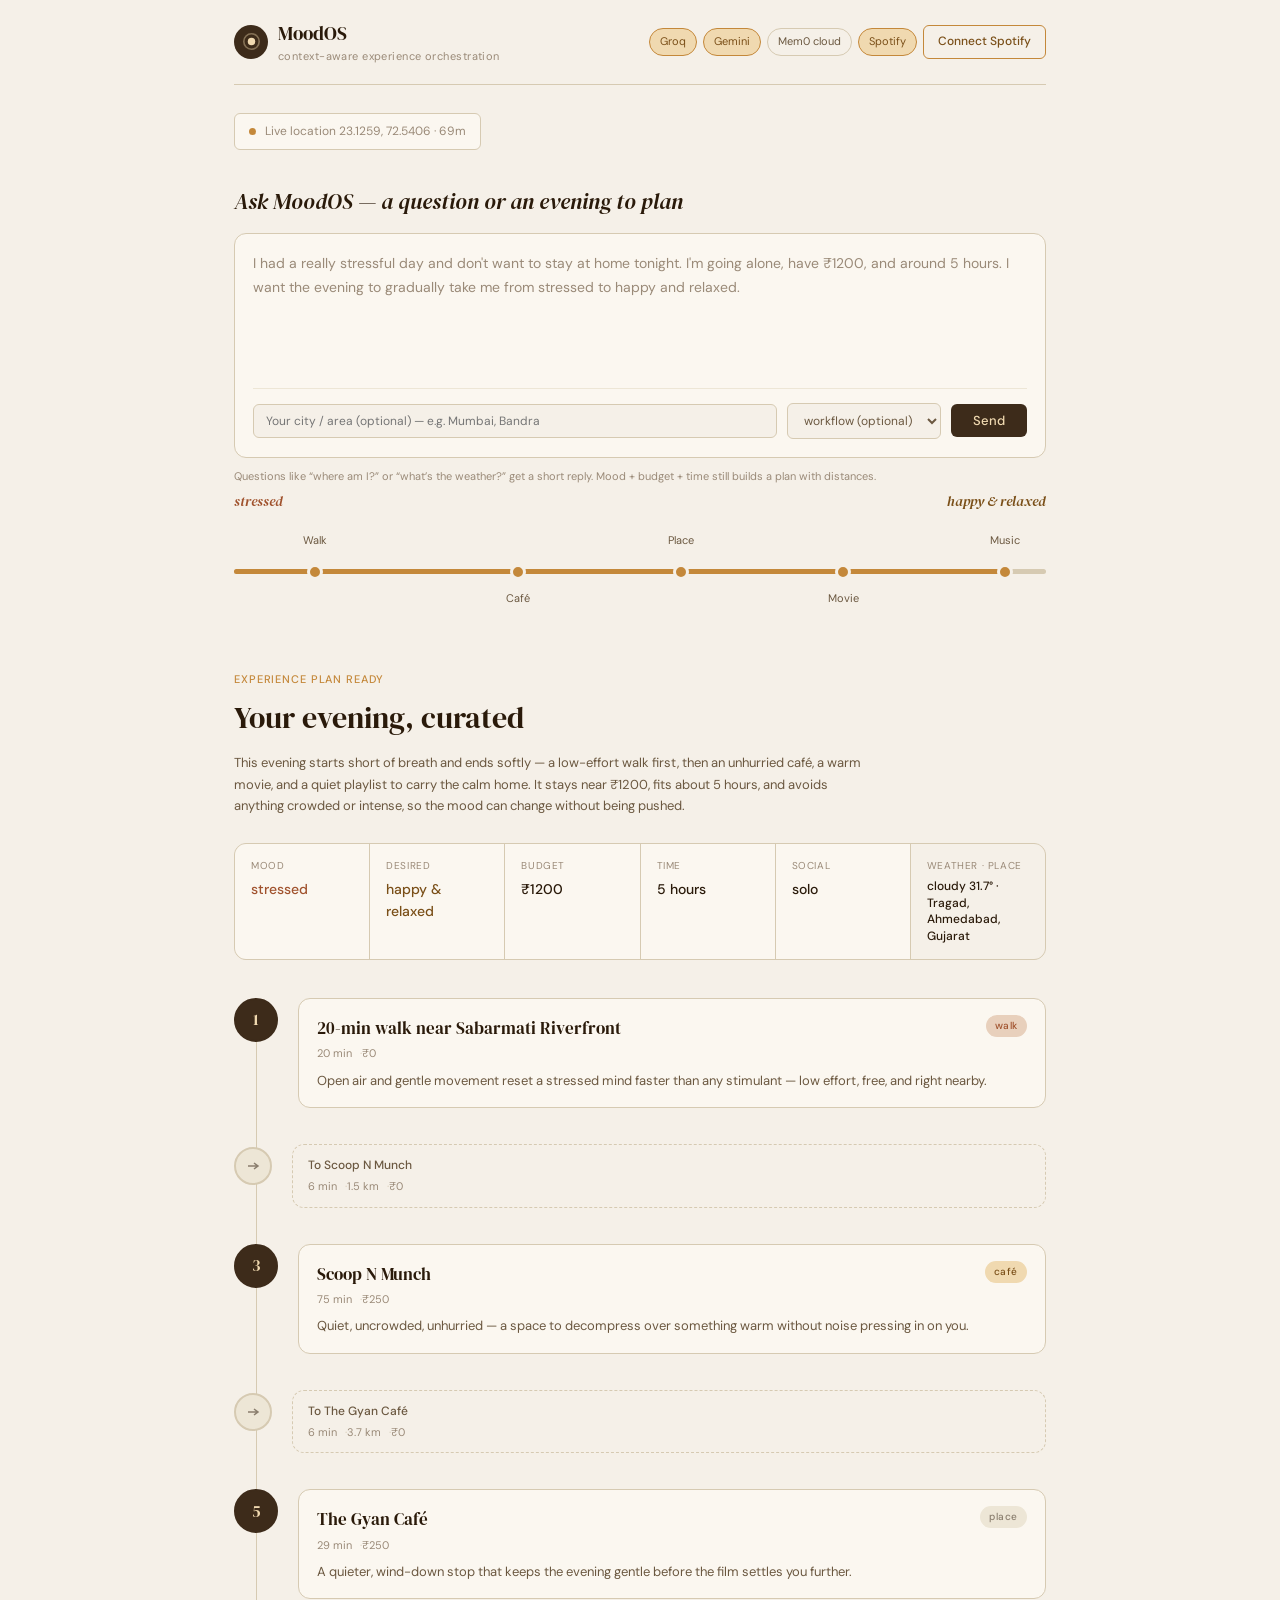
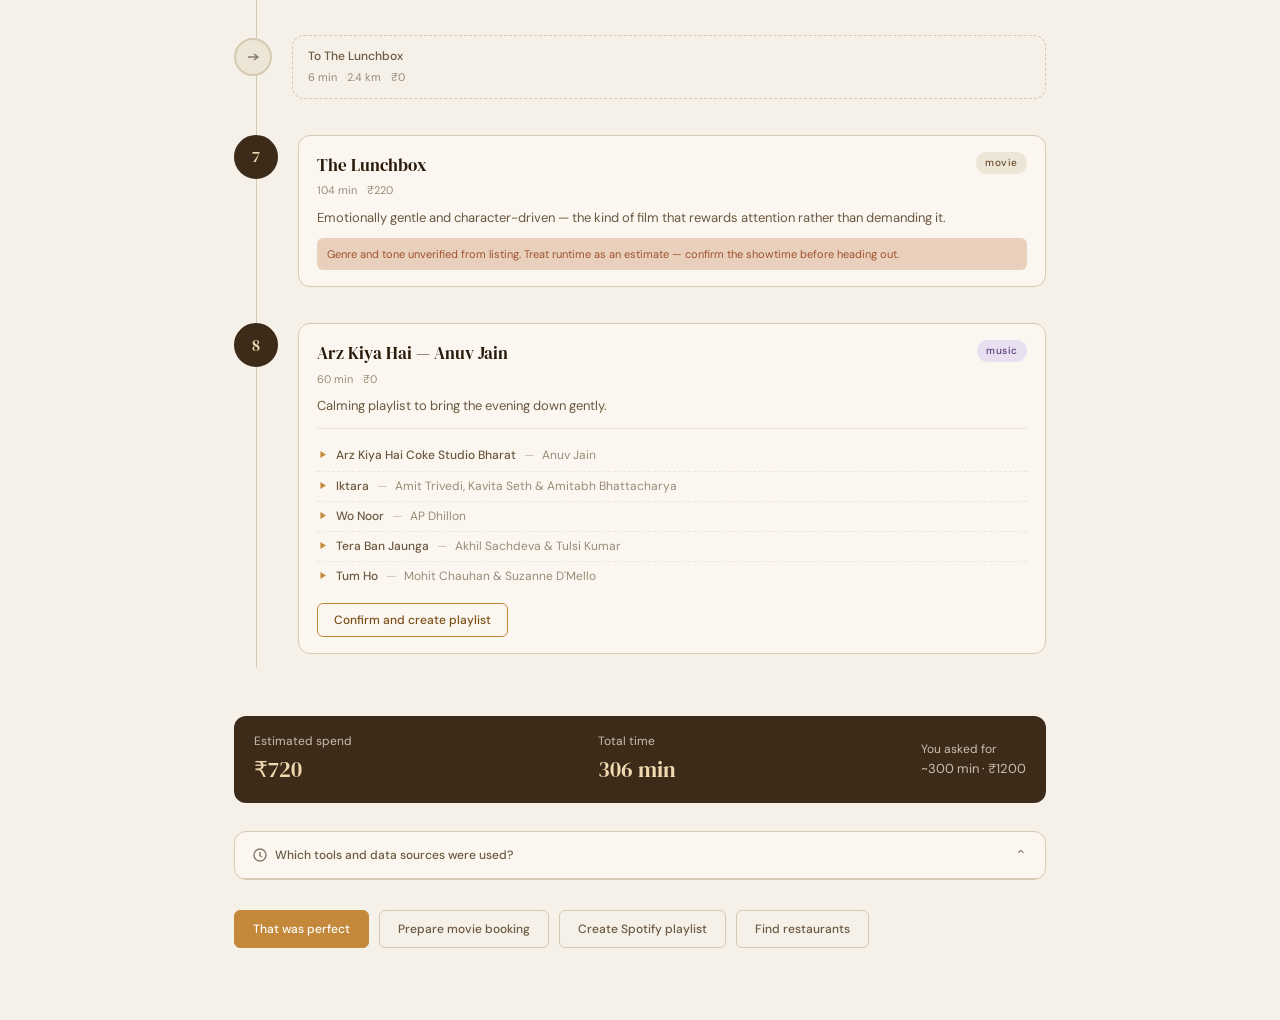
<file: frontend template/moodOS_arc.html>
<!DOCTYPE html>
<html lang="en">
<head>
<meta charset="UTF-8">
<meta name="viewport" content="width=device-width, initial-scale=1.0">
<title>MoodOS — experience orchestration</title>
<link rel="preconnect" href="https://fonts.googleapis.com">
<link rel="preconnect" href="https://fonts.gstatic.com" crossorigin>
<link href="https://fonts.googleapis.com/css2?family=DM+Serif+Display:ital@0;1&family=DM+Sans:wght@300;400;500&display=swap" rel="stylesheet">
<style>
  *, *::before, *::after { box-sizing: border-box; margin: 0; padding: 0; }

  :root {
    --sand:      #F5F0E8;
    --sand-mid:  #EDE6D6;
    --sand-deep: #D6CAB2;
    --amber:     #C4883A;
    --amber-lt:  #F0D9B0;
    --amber-dk:  #7A4F18;
    --terr:      #A0522D;
    --terr-lt:   #E8D0BC;
    --bark:      #3D2B1A;
    --bark-mid:  #6B4C30;
    --stone:     #8A7E6E;
    --stone-lt:  #C8BFB0;
    --cream:     #FBF7F0;
    --text-h:    #2A1A0A;
    --text-b:    #3D2B1A;
    --text-s:    #6B5840;
    --text-m:    #9A8A78;
    --sage:      #79906B;
    --r-sm:      6px;
    --r-md:      12px;
    --r-lg:      20px;
  }

  body {
    font-family: 'DM Sans', system-ui, sans-serif;
    background: var(--sand);
    color: var(--text-b);
    min-height: 100vh;
    line-height: 1.6;
  }

  #app { max-width: 860px; margin: 0 auto; padding: 0 24px 72px; }

  /* NAV */
  .nav {
    display: flex; align-items: center; justify-content: space-between;
    flex-wrap: wrap; gap: 12px;
    padding: 18px 0;
    border-bottom: 1px solid var(--sand-deep);
    margin-bottom: 28px;
  }
  .nav-brand { display: flex; align-items: center; gap: 10px; }
  .nav-logo {
    width: 34px; height: 34px;
    background: var(--bark);
    border-radius: 50%;
    display: flex; align-items: center; justify-content: center;
    flex-shrink: 0;
  }
  .nav-logo svg { width: 17px; height: 17px; fill: var(--amber-lt); }
  .nav-title { font-family: 'DM Serif Display', serif; font-size: 19px; color: var(--text-h); }
  .nav-sub { font-size: 11px; color: var(--text-m); letter-spacing: 0.04em; }
  .nav-right { display: flex; align-items: center; gap: 6px; flex-wrap: wrap; }

  .chip {
    font-size: 11px; padding: 4px 10px;
    border: 1px solid var(--sand-deep);
    border-radius: 20px;
    color: var(--text-s);
    background: var(--sand);
    white-space: nowrap;
  }
  .chip.on { background: var(--amber-lt); border-color: var(--amber); color: var(--amber-dk); }
  .btn-connect {
    font-size: 12px; font-weight: 500; padding: 6px 14px;
    border: 1px solid var(--amber); border-radius: var(--r-sm);
    background: transparent; color: var(--amber-dk);
    text-decoration: none; transition: background 0.15s;
  }
  .btn-connect:hover { background: var(--amber-lt); }

  /* LOCATION BAR */
  .loc-bar {
    display: flex; align-items: center; gap: 9px;
    width: fit-content; max-width: 100%;
    padding: 8px 14px;
    background: var(--cream);
    border: 1px solid var(--sand-deep);
    border-radius: var(--r-sm);
    font-size: 12px; color: var(--text-m);
    margin: 26px 0 34px;
  }
  .loc-bar span:last-child { word-break: break-word; }
  .loc-dot {
    width: 7px; height: 7px; border-radius: 50%;
    background: var(--amber); flex-shrink: 0;
    animation: pulse 1.8s ease-in-out infinite;
  }
  @keyframes pulse { 0%, 100% { opacity: 1; } 50% { opacity: 0.35; } }

  /* INPUT */
  .input-label {
    font-family: 'DM Serif Display', serif; font-style: italic;
    font-size: 22px; color: var(--text-h); margin-bottom: 14px;
  }
  .input-card { background: var(--cream); border: 1px solid var(--sand-deep); border-radius: var(--r-md); padding: 18px; }
  .input-card textarea {
    width: 100%; border: 0; outline: 0; background: transparent;
    font-family: 'DM Sans', sans-serif; font-size: 14px; color: var(--text-b);
    line-height: 1.7; resize: none; min-height: 120px;
  }
  .input-card textarea::placeholder { color: var(--text-m); }
  .input-footer {
    display: flex; align-items: center; gap: 10px; flex-wrap: wrap;
    border-top: 1px solid var(--sand-mid); padding-top: 14px; margin-top: 8px;
  }
  .fld, .sel {
    font: 400 12px 'DM Sans', sans-serif; padding: 8px 12px;
    border: 1px solid var(--sand-deep); border-radius: var(--r-sm);
    background: var(--sand); color: var(--text-s); outline: 0;
  }
  .fld { flex: 1 1 160px; min-width: 140px; }
  .fld:focus { border-color: var(--amber); }
  .btn-send {
    margin-left: auto; font: 500 13px 'DM Sans', sans-serif;
    padding: 8px 22px; border: 0; border-radius: var(--r-sm);
    background: var(--bark); color: var(--amber-lt); cursor: pointer; transition: background 0.15s;
  }
  .btn-send:hover { background: var(--bark-mid); }
  .input-hint { font-size: 11px; color: var(--text-m); margin-top: 10px; line-height: 1.5; }

  /* MOOD ARC */
  .mood-arc { margin: 6px 0 44px; }
  .arc-ends { display: flex; justify-content: space-between; align-items: baseline; margin-bottom: 6px; }
  .arc-end { font-family: 'DM Serif Display', serif; font-style: italic; font-size: 14px; }
  .arc-end.current { color: var(--terr); }
  .arc-end.desired { color: var(--amber-dk); }
  .arc-track { position: relative; height: 108px; margin-top: 6px; }
  .arc-rail { position: absolute; left: 0; right: 0; top: 50px; height: 5px; border-radius: 3px; background: var(--sand-deep); }
  .arc-fill { position: absolute; left: 0; top: 50px; height: 5px; border-radius: 3px; background: var(--amber); }
  .milestone { position: absolute; top: 53px; transform: translateX(-50%); }
  .m-dot {
    display: block; width: 16px; height: 16px; border-radius: 50%;
    background: var(--amber); border: 3px solid var(--sand); margin-top: -8px;
  }
  .m-label {
    position: absolute; left: 50%; transform: translateX(-50%);
    white-space: nowrap; font-size: 11px; color: var(--text-s);
  }
  .m-label.above { top: -40px; }
  .m-label.below { top: 18px; }

  /* BUNDLE HEADER */
  .bundle-head { margin-bottom: 26px; }
  .eyebrow {
    font-size: 11px; letter-spacing: 0.08em; text-transform: uppercase;
    color: var(--amber); font-weight: 500; margin-bottom: 6px;
  }
  .bundle-title { font-family: 'DM Serif Display', serif; font-size: 30px; font-weight: 400; color: var(--text-h); margin-bottom: 10px; }
  .bundle-desc { font-size: 13px; color: var(--text-s); line-height: 1.65; max-width: 640px; }

  /* META GRID */
  .meta-grid {
    display: grid; grid-template-columns: repeat(6, 1fr); gap: 1px;
    background: var(--sand-deep); border: 1px solid var(--sand-deep);
    border-radius: var(--r-md); overflow: hidden; margin-bottom: 38px;
  }
  .meta-cell { background: var(--cream); padding: 14px 16px; min-width: 0; }
  .meta-cell:last-child { background: var(--sand); }
  .meta-label { font-size: 10px; color: var(--text-m); letter-spacing: 0.06em; text-transform: uppercase; margin-bottom: 4px; }
  .meta-value { font-size: 14px; font-weight: 500; color: var(--text-h); word-break: break-word; }
  .meta-value.mood { color: var(--terr); }
  .meta-value.desired { color: var(--amber-dk); }
  .meta-value.place { font-size: 12px; line-height: 1.4; }

  /* TIMELINE */
  .timeline { position: relative; margin-bottom: 8px; }
  .timeline::before {
    content: ''; position: absolute; left: 22px; top: 14px; bottom: 14px;
    width: 1px; background: var(--sand-deep);
  }
  .t-item { display: flex; gap: 20px; margin-bottom: 8px; position: relative; }
  .t-node {
    flex-shrink: 0; width: 44px; height: 44px; border-radius: 50%;
    display: flex; align-items: center; justify-content: center;
    position: relative; z-index: 1;
    border: 2px solid var(--sand-deep); background: var(--cream);
  }
  .t-node.activity { background: var(--bark); color: var(--amber-lt); border-color: var(--bark); }
  .t-node.activity .node-num { font-family: 'DM Serif Display', serif; font-size: 16px; }
  .t-node.travel { width: 38px; height: 38px; background: var(--sand-mid); color: var(--stone); border-color: var(--sand-deep); margin-top: 3px; }
  .t-node.travel svg { flex-shrink: 0; }
  .t-body { flex: 1; padding-bottom: 28px; min-width: 0; }
  .t-card { background: var(--cream); border: 1px solid var(--sand-deep); border-radius: var(--r-md); padding: 16px 18px; }
  .t-card.travel { background: var(--sand); border-style: dashed; padding: 11px 15px; }
  .t-card-head { display: flex; justify-content: space-between; align-items: flex-start; gap: 10px; margin-bottom: 8px; }
  .t-title { font-family: 'DM Serif Display', serif; font-size: 17px; color: var(--text-h); word-break: break-word; }
  .t-meta { display: flex; gap: 8px; flex-wrap: wrap; font-size: 11px; color: var(--text-m); margin-top: 3px; }
  .t-meta span + span::before { content: '·'; color: var(--sand-deep); }
  .badge {
    font-size: 10px; letter-spacing: 0.06em; text-transform: lowercase;
    padding: 3px 9px; border-radius: 20px; background: var(--sand-mid);
    color: var(--stone); font-weight: 500; white-space: nowrap; flex-shrink: 0;
  }
  .badge.walk { background: var(--terr-lt); color: var(--terr); }
  .badge.café { background: var(--amber-lt); color: var(--amber-dk); }
  .badge.movie { background: var(--sand-mid); color: var(--bark-mid); }
  .badge.music { background: #E8E0F0; color: #5A3A7A; }
  .badge.restaurant, .badge.food { background: var(--terr-lt); color: var(--terr); }
  .t-travel-title { font-size: 12px; font-weight: 500; color: var(--text-s); margin-bottom: 2px; }
  .t-reason { font-size: 13px; color: var(--text-s); line-height: 1.55; }
  .warn { font-size: 11px; color: var(--terr); background: var(--terr-lt); border-radius: var(--r-sm); padding: 8px 10px; margin-top: 10px; line-height: 1.5; }

  /* PLAYLIST */
  .pl-block { margin-top: 12px; border-top: 1px solid var(--sand-mid); padding-top: 12px; }
  .pl-list { list-style: none; margin: 0 0 12px; }
  .pl-track { display: flex; align-items: baseline; gap: 8px; font-size: 12px; color: var(--text-s); padding: 5px 0; }
  .pl-track + .pl-track { border-top: 1px dashed var(--sand-mid); }
  .pl-play { width: 11px; height: 11px; flex-shrink: 0; fill: var(--amber); transform: translateY(1px); }
  .pl-title { font-weight: 500; }
  .pl-dash { color: var(--stone-lt); }
  .pl-artist { color: var(--text-m); overflow: hidden; text-overflow: ellipsis; white-space: nowrap; }
  .btn-confirm {
    font: 500 12px 'DM Sans', sans-serif; padding: 8px 16px;
    border: 1px solid var(--amber); border-radius: var(--r-sm);
    background: transparent; color: var(--amber-dk); cursor: pointer;
    transition: background 0.15s, color 0.15s;
  }
  .btn-confirm:hover { background: var(--amber-lt); }
  .btn-confirm.created { background: var(--sage); border-color: var(--sage); color: var(--cream); }

  /* TOTAL BAR */
  .total-bar {
    display: flex; justify-content: space-between; align-items: center;
    gap: 16px; flex-wrap: wrap;
    background: var(--bark); border-radius: var(--r-md);
    padding: 16px 20px; margin: 34px 0 28px; color: var(--amber-lt);
  }
  .total-label { font-size: 12px; color: var(--stone-lt); }
  .total-num { font-family: 'DM Serif Display', serif; font-size: 22px; }
  .total-ask { font-size: 13px; color: var(--stone-lt); }

  /* TOOLS */
  .tools { background: var(--cream); border: 1px solid var(--sand-deep); border-radius: var(--r-md); overflow: hidden; margin-bottom: 30px; }
  .tools-head {
    display: flex; align-items: center; gap: 8px; width: 100%;
    padding: 14px 18px; background: transparent; border: 0; border-bottom: 1px solid var(--sand-deep);
    cursor: pointer; font: 500 12px 'DM Sans', sans-serif; color: var(--text-s); text-align: left;
  }
  .tools-head svg { color: var(--stone); flex-shrink: 0; }
  .tools-head .tools-label { flex: 1; }
  .chev { color: var(--stone); font-size: 14px; transition: transform 0.2s; }
  .tools.open .chev { transform: rotate(180deg); }
  .tools-table { width: 100%; border-collapse: collapse; }
  .tools-table tr { border-bottom: 1px solid var(--sand-mid); }
  .tools-table tr:last-child { border-bottom: 0; }
  .tools-table tr.alt { background: var(--sand); }
  .tools-table td { padding: 10px 18px; font-size: 12px; }
  .tools-table td:first-child { color: var(--text-s); font-weight: 500; white-space: nowrap; }
  .tools-table td:last-child { color: var(--text-m); text-align: right; }
  .tools-table code { font-family: ui-monospace, Consolas, monospace; font-size: 11px; color: var(--text-m); }

  /* ACTIONS */
  .action-row { display: flex; gap: 10px; flex-wrap: wrap; }
  .btn-action { font: 500 12px 'DM Sans', sans-serif; padding: 10px 18px; border-radius: var(--r-sm); cursor: pointer; transition: background 0.15s; }
  .btn-action.primary { background: var(--amber); color: #FFF; border: 1px solid var(--amber); }
  .btn-action.primary:hover { background: var(--amber-dk); }
  .btn-action.ghost { background: transparent; color: var(--text-s); border: 1px solid var(--sand-deep); }
  .btn-action.ghost:hover { background: var(--sand-mid); }

  /* RESPONSIVE */
  @media (max-width: 900px) { .meta-grid { grid-template-columns: repeat(3, 1fr); } }
  @media (max-width: 700px) {
    #app { padding: 0 16px 56px; }
    .nav { padding: 14px 0; }
    .bundle-title { font-size: 25px; }
    .timeline::before { left: 16px; }
    .t-item { gap: 13px; }
    .t-node { width: 36px; height: 36px; }
    .t-node.activity .node-num { font-size: 14px; }
    .t-node.travel { width: 32px; height: 32px; }
    .t-card { padding: 14px; }
    .t-body { padding-bottom: 22px; }
    .btn-send { width: 100%; margin-left: 0; }
    .tools-table td { padding: 9px 14px; }
  }
  @media (max-width: 460px) {
    .meta-grid { grid-template-columns: repeat(2, 1fr); }
    .nav-sub { display: none; }
    .tools-table { display: block; overflow-x: auto; white-space: nowrap; }
    .action-row .btn-action { flex: 1 1 100%; }
  }
</style>
</head>
<body>
<div id="app"></div>
<script>
const PLAN = {
  user: {
    mood_current: "stressed",
    mood_desired: "happy & relaxed",
    budget: "₹1200",
    time: "5 hours",
    social: "solo",
    weather: "cloudy 31.7°",
    place: "Tragad, Ahmedabad, Gujarat",
    coordinates: "23.1259, 72.5406",
    gps_accuracy: "69m"
  },
  narrative: "This evening starts short of breath and ends softly — a low-effort walk first, then an unhurried café, a warm movie, and a quiet playlist to carry the calm home. It stays near ₹1200, fits about 5 hours, and avoids anything crowded or intense, so the mood can change without being pushed.",
  api_status: [
    { label: "Groq", on: true },
    { label: "Gemini", on: true },
    { label: "Mem0 cloud", on: false },
    { label: "Spotify", on: true }
  ],
  steps: [
    {
      type: "activity",
      number: 1,
      badge: "walk",
      title: "20-min walk near Sabarmati Riverfront",
      duration: "20 min",
      cost: "₹0",
      cost_type: "fixed",
      reason: "Open air and gentle movement reset a stressed mind faster than any stimulant — low effort, free, and right nearby.",
      warning: null
    },
    {
      type: "travel",
      destination: "Scoop N Munch",
      duration: "6 min",
      distance: "1.5 km",
      cost: "₹0"
    },
    {
      type: "activity",
      number: 3,
      badge: "café",
      title: "Scoop N Munch",
      duration: "75 min",
      cost: "₹250",
      cost_type: "budget",
      reason: "Quiet, uncrowded, unhurried — a space to decompress over something warm without noise pressing in on you.",
      warning: null
    },
    {
      type: "travel",
      destination: "The Gyan Café",
      duration: "6 min",
      distance: "3.7 km",
      cost: "₹0"
    },
    {
      type: "activity",
      number: 5,
      badge: "place",
      title: "The Gyan Café",
      duration: "29 min",
      cost: "₹250",
      cost_type: "budget",
      reason: "A quieter, wind-down stop that keeps the evening gentle before the film settles you further.",
      warning: null
    },
    {
      type: "travel",
      destination: "The Lunchbox",
      duration: "6 min",
      distance: "2.4 km",
      cost: "₹0"
    },
    {
      type: "activity",
      number: 7,
      badge: "movie",
      title: "The Lunchbox",
      duration: "104 min",
      cost: "₹220",
      cost_type: "fixed",
      reason: "Emotionally gentle and character-driven — the kind of film that rewards attention rather than demanding it.",
      warning: "Genre and tone unverified from listing. Treat runtime as an estimate — confirm the showtime before heading out."
    },
    {
      type: "activity",
      number: 8,
      badge: "music",
      title: "Arz Kiya Hai — Anuv Jain",
      duration: "60 min",
      cost: "₹0",
      cost_type: "fixed",
      reason: "Calming playlist to bring the evening down gently.",
      warning: null,
      playlist: [
        { title: "Arz Kiya Hai Coke Studio Bharat", artist: "Anuv Jain" },
        { title: "Iktara", artist: "Amit Trivedi, Kavita Seth & Amitabh Bhattacharya" },
        { title: "Wo Noor", artist: "AP Dhillon" },
        { title: "Tera Ban Jaunga", artist: "Akhil Sachdeva & Tulsi Kumar" },
        { title: "Tum Ho", artist: "Mohit Chauhan & Suzanne D'Mello" }
      ]
    }
  ],
  mood_arc: [
    { label: "Walk", position: 0.1 },
    { label: "Café", position: 0.35 },
    { label: "Place", position: 0.55 },
    { label: "Movie", position: 0.75 },
    { label: "Music", position: 0.95 }
  ],
  summary: {
    spend: "₹720",
    time_total: "306 min",
    time_asked: "~300 min",
    budget_asked: "₹1200"
  },
  tools: [
    { category: "Weather", fn: "get_weather", source: "Open-Meteo (live)" },
    { category: "Cafés / walk", fn: "find_nearby_places", source: "Overpass/OSM (live)" },
    { category: "Restaurants", fn: "search_restaurants", source: "Overpass/OSM (live)" },
    { category: "Cinemas", fn: "find_nearby_cinemas", source: "Overpass/OSM (live)" },
    { category: "Movies", fn: "search_movies", source: "TMDB · runtime marked estimate" },
    { category: "Music", fn: "search_music", source: "iTunes / Spotify (live)" },
    { category: "Books", fn: "search_books", source: "Book search" },
    { category: "Knowledge", fn: "retrieve_knowledge", source: "RAG / web knowledge" },
    { category: "Your profile", fn: "get_user_profile", source: "Mem0" }
  ]
};

(function () {
  const app = document.getElementById("app");

  const esc = (s) => String(s == null ? "" : s).replace(/[&<>"']/g, (c) => ({
    "&": "&amp;", "<": "&lt;", ">": "&gt;", '"': "&quot;", "'": "&#39;"
  }[c]));

  const pct = (p) => ((Number(p) || 0) * 100).toFixed(1) + "%";

  const chipHTML = (c) => `<span class="chip${c.on ? " on" : ""}">${esc(c.label)}</span>`;

  function navHTML() {
    let chips = (PLAN.api_status || []).map(chipHTML);
    const spot = (PLAN.api_status || []).find((c) => String(c.label).toLowerCase().includes("spotify"));
    if (spot) {
      const spotChip = chips.findIndex((c, i) => i === (PLAN.api_status || []).indexOf(spot) && (PLAN.api_status || [])[i] === spot);
      const spotHTML = chipHTML(spot);
      chips = (PLAN.api_status || []).filter((c) => c !== spot).map(chipHTML);
      chips.push(spotHTML);
    }
    const connect = spot
      ? '<a class="btn-connect" href="/spotify/login">Connect Spotify</a>'
      : "";
    return `
      <nav class="nav">
        <div class="nav-brand">
          <div class="nav-logo">
            <svg viewBox="0 0 16 16"><circle cx="8" cy="8" r="3.5"/><path d="M8 1.5a6.5 6.5 0 1 0 0 13 6.5 6.5 0 0 0 0-13zm0-1.5a8 8 0 1 1 0 16A8 8 0 0 1 8 0z" opacity=".4"/></svg>
          </div>
          <div>
            <div class="nav-title">MoodOS</div>
            <div class="nav-sub">context-aware experience orchestration</div>
          </div>
        </div>
        <div class="nav-right">${chips.join("")}${connect}</div>
      </nav>`;
  }

  function locationHTML() {
    const u = PLAN.user || {};
    return `
      <div class="loc-bar">
        <span class="loc-dot"></span>
        <span>Live location ${esc(u.coordinates)} · ${esc(u.gps_accuracy)}</span>
      </div>`;
  }

  function inputHTML() {
    return `
      <section class="input-section">
        <div class="input-label">Ask MoodOS — a question or an evening to plan</div>
        <div class="input-card">
          <textarea placeholder="I had a really stressful day and don't want to stay at home tonight. I'm going alone, have ₹1200, and around 5 hours. I want the evening to gradually take me from stressed to happy and relaxed."></textarea>
          <div class="input-footer">
            <input class="fld" type="text" placeholder="Your city / area (optional) — e.g. Mumbai, Bandra">
            <select class="sel">
              <option value="">workflow (optional)</option>
              <option>solo evening</option>
              <option>date night</option>
              <option>group outing</option>
            </select>
            <button class="btn-send" type="button">Send</button>
          </div>
        </div>
        <div class="input-hint">Questions like “where am I?” or “what’s the weather?” get a short reply. Mood + budget + time still builds a plan with distances.</div>
      </section>`;
  }

  function arcHTML() {
    const u = PLAN.user || {};
    const arc = PLAN.mood_arc || [];
    const last = arc.length ? Number(arc[arc.length - 1].position) || 0 : 0;
    const dots = arc.map((m, i) => `
      <div class="milestone" style="left:${pct(m.position)}">
        <span class="m-dot"></span>
        <span class="m-label ${i % 2 ? "below" : "above"}">${esc(m.label)}</span>
      </div>`).join("");
    return `
      <section class="mood-arc" aria-label="Mood arc">
        <div class="arc-ends">
          <span class="arc-end current">${esc(u.mood_current)}</span>
          <span class="arc-end desired">${esc(u.mood_desired)}</span>
        </div>
        <div class="arc-track">
          <div class="arc-rail"></div>
          <div class="arc-fill" style="width:${pct(last)}"></div>
          ${dots}
        </div>
      </section>`;
  }

  function bundleHTML() {
    return `
      <header class="bundle-head">
        <div class="eyebrow">Experience plan ready</div>
        <h1 class="bundle-title">Your evening, curated</h1>
        <p class="bundle-desc">${esc(PLAN.narrative)}</p>
      </header>`;
  }

  function metaHTML() {
    const u = PLAN.user || {};
    const cells = [
      ["Mood", u.mood_current, "mood"],
      ["Desired", u.mood_desired, "desired"],
      ["Budget", u.budget, ""],
      ["Time", u.time, ""],
      ["Social", u.social, ""],
      ["Weather · Place", `${u.weather ? u.weather + " · " : ""}${u.place}`, "place"]
    ];
    return `
      <div class="meta-grid">
        ${cells.map(([lab, val, cls]) => `
          <div class="meta-cell">
            <div class="meta-label">${lab}</div>
            <div class="meta-value ${cls}">${esc(val)}</div>
          </div>`).join("")}
      </div>`;
  }

  const playIcon = () => '<svg class="pl-play" viewBox="0 0 16 16" fill="currentColor"><path d="M5 3v10l8-5z"/></svg>';

  function playoffHTML(t) {
    return `
      <li class="pl-track">
        ${playIcon()}
        <span class="pl-title">${esc(t.title)}</span>
        <span class="pl-dash">—</span>
        <span class="pl-artist">${esc(t.artist)}</span>
      </li>`;
  }

  function activityCardHTML(s, idx) {
    const cost = s.cost_type === "estimate" ? "est. " + s.cost : s.cost;
    const warn = s.warning ? `<div class="warn">${esc(s.warning)}</div>` : "";
    const pl = (s.playlist && s.playlist.length)
      ? `<div class="pl-block">
           <ul class="pl-list">${s.playlist.map(playoffHTML).join("")}</ul>
           <button type="button" class="btn-confirm" data-plow="${idx}">Confirm and create playlist</button>
         </div>`
      : "";
    return `
      <div class="t-item">
        <div class="t-node activity"><span class="node-num">${esc(s.number)}</span></div>
        <div class="t-body">
          <div class="t-card">
            <div class="t-card-head">
              <div>
                <div class="t-title">${esc(s.title)}</div>
                <div class="t-meta"><span>${esc(s.duration)}</span><span>${esc(cost)}</span></div>
              </div>
              <span class="badge ${esc(s.badge)}">${esc(s.badge)}</span>
            </div>
            <p class="t-reason">${esc(s.reason)}</p>
            ${warn}
            ${pl}
          </div>
        </div>
      </div>`;
  }

  function travelCardHTML(s) {
    return `
      <div class="t-item">
        <div class="t-node travel">
          <svg width="16" height="16" viewBox="0 0 16 16" fill="none" stroke="currentColor" stroke-width="1.5"><path d="M3 8h10M9 5l4 3-4 3"/></svg>
        </div>
        <div class="t-body">
          <div class="t-card travel">
            <div class="t-travel-title">To ${esc(s.destination)}</div>
            <div class="t-meta"><span>${esc(s.duration)}</span><span>${esc(s.distance)}</span><span>${esc(s.cost)}</span></div>
          </div>
        </div>
      </div>`;
  }

  function timelineHTML() {
    const steps = (PLAN.steps || [])
      .map((s, i) => s.type === "travel" ? travelCardHTML(s) : activityCardHTML(s, i))
      .join("");
    return `<div class="timeline">${steps}</div>`;
  }

  function summaryHTML() {
    const s = PLAN.summary || {};
    return `
      <div class="total-bar">
        <div>
          <div class="total-label">Estimated spend</div>
          <div class="total-num">${esc(s.spend)}</div>
        </div>
        <div>
          <div class="total-label">Total time</div>
          <div class="total-num">${esc(s.time_total)}</div>
        </div>
        <div>
          <div class="total-label">You asked for</div>
          <div class="total-ask">${esc(s.time_asked)} · ${esc(s.budget_asked)}</div>
        </div>
      </div>`;
  }

  function toolsHTML() {
    const rows = (PLAN.tools || [])
      .map((t, i) => `
        <tr class="${i % 2 ? "alt" : ""}">
          <td>${esc(t.category)}</td>
          <td><code>${esc(t.fn)}</code></td>
          <td>${esc(t.source)}</td>
        </tr>`)
      .join("");
    return `
      <div class="tools" id="toolsWrap">
        <button type="button" class="tools-head" id="toolsToggle" aria-expanded="false">
          <svg width="14" height="14" viewBox="0 0 14 14" fill="none" stroke="currentColor" stroke-width="1.5"><circle cx="7" cy="7" r="6"/><path d="M7 4v3.5l2 1.5"/></svg>
          <span class="tools-label">Which tools and data sources were used?</span>
          <span class="chev">⌃</span>
        </button>
        <div class="tools-body" id="toolsBody" hidden>
          <table class="tools-table"><tbody>${rows}</tbody></table>
        </div>
      </div>`;
  }

  function actionsHTML() {
    return `
      <div class="action-row">
        <button class="btn-action primary" type="button">That was perfect</button>
        <button class="btn-action ghost" type="button">Prepare movie booking</button>
        <button class="btn-action ghost" type="button">Create Spotify playlist</button>
        <button class="btn-action ghost" type="button">Find restaurants</button>
      </div>`;
  }

  function render() {
    app.innerHTML = [
      navHTML(),
      locationHTML(),
      inputHTML(),
      arcHTML(),
      bundleHTML(),
      metaHTML(),
      timelineHTML(),
      summaryHTML(),
      toolsHTML(),
      actionsHTML()
    ].join("");
    bind();
  }

  function bind() {
    const toggle = document.getElementById("toolsToggle");
    const body = document.getElementById("toolsBody");
    if (toggle && body) {
      toggle.addEventListener("click", () => {
        const wasHidden = body.hidden;
        body.hidden = !wasHidden;
        toggle.setAttribute("aria-expanded", String(wasHidden));
        document.getElementById("toolsWrap").classList.toggle("open", wasHidden);
      });
    }
    document.querySelectorAll(".btn-confirm").forEach((b) => {
      b.addEventListener("click", () => {
        b.textContent = "Playlist created";
        b.classList.add("created");
      });
    });
  }

  render();
})();
</script>
</body>
</html>
</file>
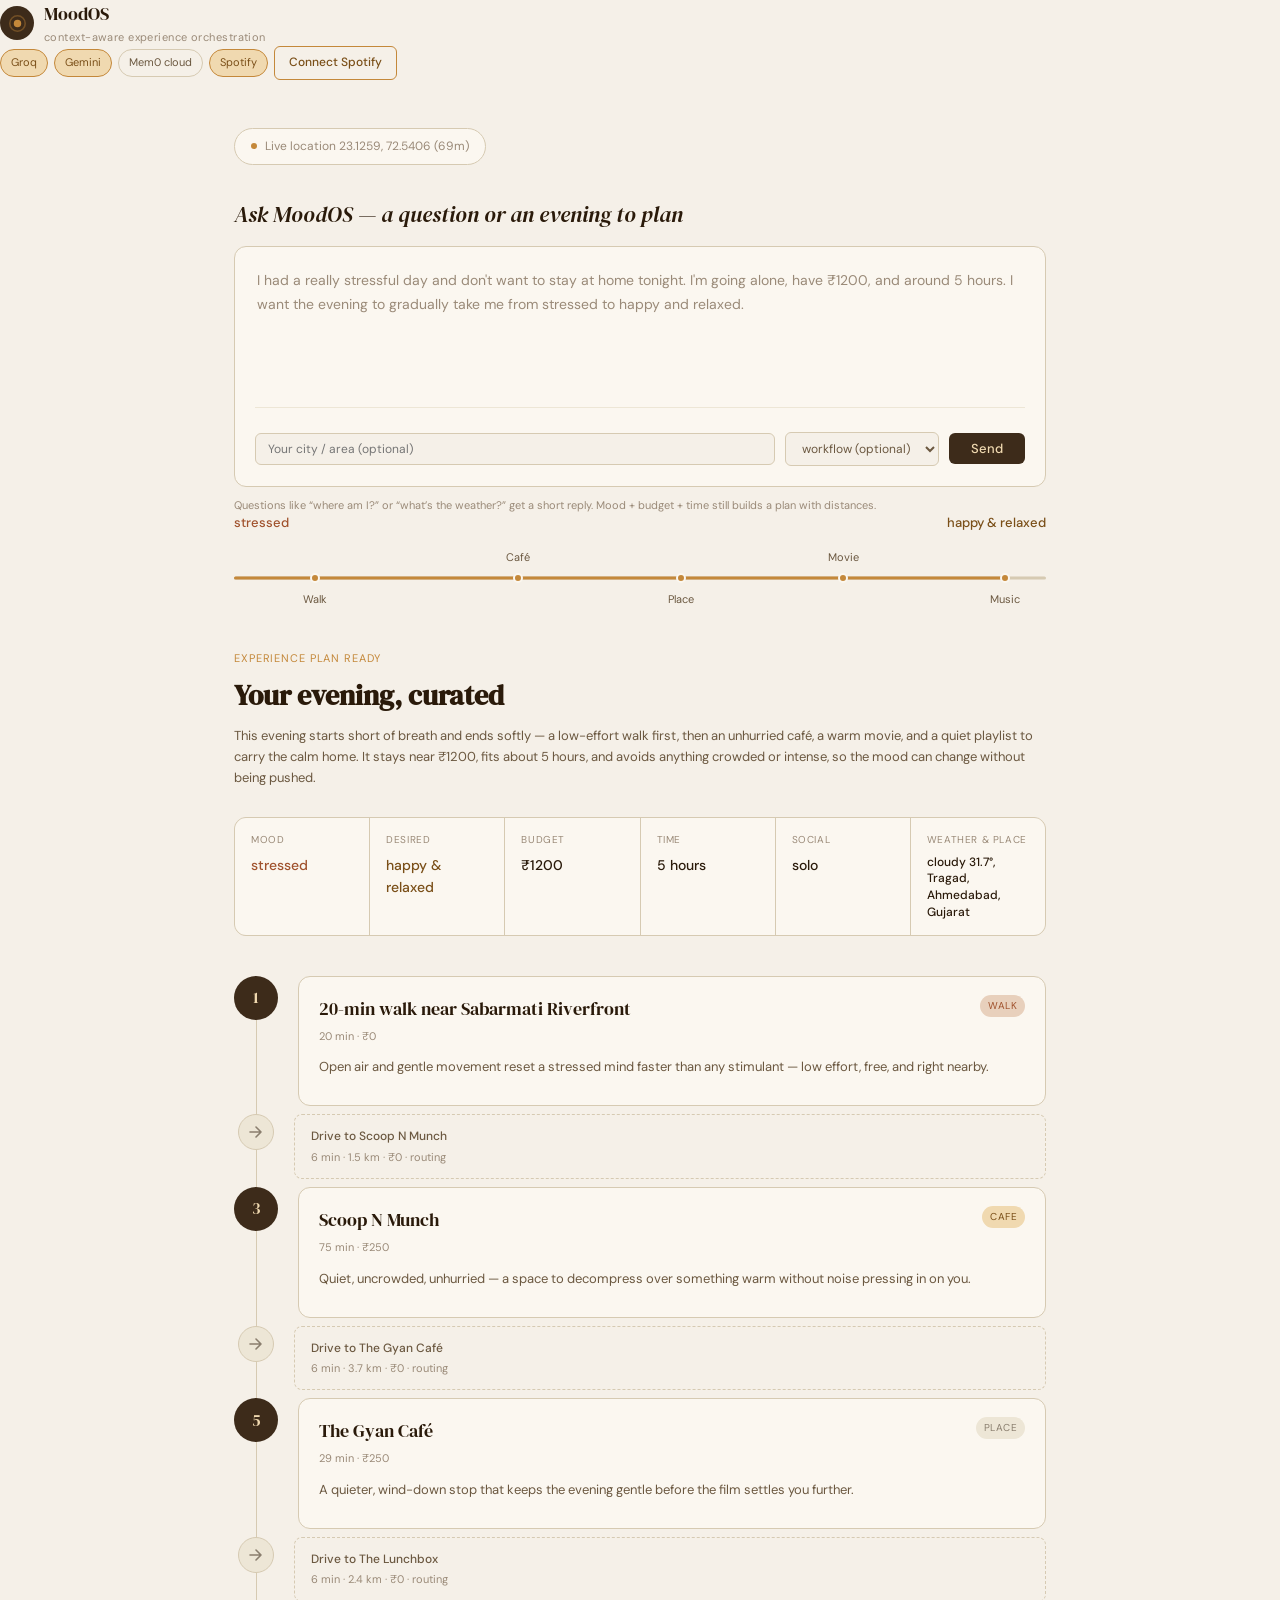
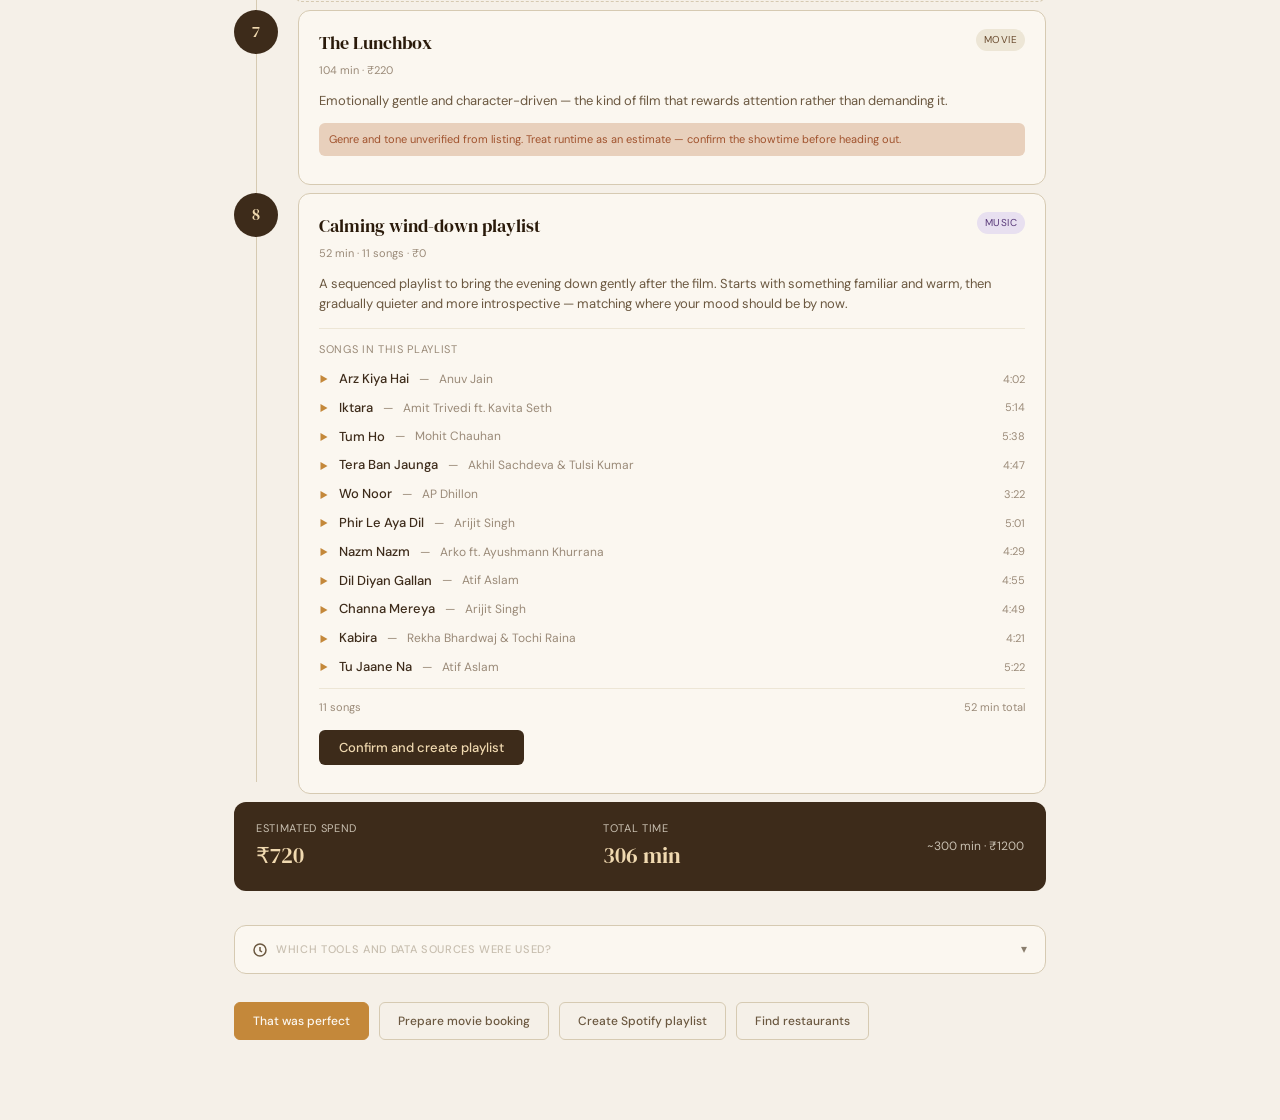
<file: frontend template/moodOS_final.html>
<!DOCTYPE html>
<html lang="en">
<head>
<meta charset="UTF-8">
<meta name="viewport" content="width=device-width, initial-scale=1.0">
<title>MoodOS — experience orchestration</title>
<link rel="preconnect" href="https://fonts.googleapis.com">
<link rel="preconnect" href="https://fonts.gstatic.com" crossorigin>
<link href="https://fonts.googleapis.com/css2?family=DM+Serif+Display:ital,wght@0,400;1,400&family=DM+Sans:wght@300;400;500&display=swap" rel="stylesheet">
<style>
  :root {
    --sand:      #F5F0E8;
    --sand-mid:  #EDE6D6;
    --sand-deep: #D6CAB2;
    --cream:     #FBF7F0;
    --bark:      #3D2B1A;
    --bark-mid:  #6B4C30;
    --amber:     #C4883A;
    --amber-lt:  #F0D9B0;
    --amber-dk:  #7A4F18;
    --terr:      #A0522D;
    --terr-lt:   #E8D0BC;
    --stone:     #8A7E6E;
    --stone-lt:  #C8BFB0;
    --text-h:    #2A1A0A;
    --text-b:    #3D2B1A;
    --text-s:    #6B5840;
    --text-m:    #9A8A78;
    --radius-sm: 6px;
    --radius-md: 12px;
    --music-lt:  #E8E0F0;
    --music-dk:  #5A3A7A;
    --green:     #3A6B4A;
    --green-lt:  #D4EDE0;
  }

  *, *::before, *::after { box-sizing: border-box; }

  body {
    margin: 0;
    font-family: 'DM Sans', system-ui, sans-serif;
    background: var(--sand);
    color: var(--text-b);
    line-height: 1.6;
  }

  main {
    max-width: 860px;
    margin: 0 auto;
    padding: 48px 24px 80px;
  }

  /* ======== NAV ======== */
  .nav {
    background: var(--cream);
    border-bottom: 1px solid var(--sand-deep);
    padding: 18px 40px;
    display: flex;
    justify-content: space-between;
    align-items: center;
    gap: 14px;
    flex-wrap: wrap;
  }
  .nav-brand { display: flex; align-items: center; gap: 10px; }
  .nav-logo {
    width: 34px; height: 34px;
    background: var(--bark);
    border-radius: 50%;
    display: flex; align-items: center; justify-content: center;
    flex-shrink: 0;
  }
  .nav-logo svg { width: 17px; height: 17px; fill: var(--amber); }
  .nav-title { font-family: 'DM Serif Display', serif; font-size: 18px; color: var(--text-h); }
  .nav-sub { font-size: 11px; color: var(--text-m); letter-spacing: 0.04em; }
  .nav-right { display: flex; align-items: center; gap: 6px; flex-wrap: wrap; }

  .chip {
    font-size: 11px; padding: 4px 10px;
    border: 1px solid var(--sand-deep);
    border-radius: 20px;
    color: var(--text-s);
    background: var(--sand);
    white-space: nowrap;
  }
  .chip.on {
    background: var(--amber-lt);
    border-color: var(--amber);
    color: var(--amber-dk);
  }
  .btn-connect {
    font-size: 12px; font-weight: 500;
    padding: 6px 14px;
    border: 1px solid var(--amber);
    border-radius: var(--radius-sm);
    background: transparent;
    color: var(--amber-dk);
    text-decoration: none;
    transition: background 0.15s;
  }
  .btn-connect:hover { background: var(--amber-lt); }

  /* ======== LOCATION BAR ======== */
  .loc-bar {
    display: flex; align-items: center;
    gap: 8px;
    width: fit-content;
    max-width: 100%;
    padding: 8px 16px;
    background: var(--cream);
    border: 1px solid var(--sand-deep);
    border-radius: 20px;
    font-size: 12px;
    color: var(--text-m);
    margin-bottom: 32px;
  }
  .loc-text { white-space: nowrap; }
  .loc-dot {
    width: 6px; height: 6px;
    border-radius: 50%;
    background: var(--amber);
    flex-shrink: 0;
    animation: pulse 1.5s ease-in-out infinite;
  }
  @keyframes pulse {
    0%, 100% { transform: scale(1); }
    50% { transform: scale(1.4); }
  }

  /* ======== INPUT ======== */
  .input-label {
    font-family: 'DM Serif Display', serif;
    font-style: italic;
    font-size: 22px;
    color: var(--text-h);
    margin-bottom: 14px;
  }
  .input-card {
    background: var(--cream);
    border: 1px solid var(--sand-deep);
    border-radius: var(--radius-md);
    padding: 20px;
  }
  .input-card textarea {
    width: 100%;
    min-height: 120px;
    border: 0;
    outline: 0;
    background: transparent;
    font-family: 'DM Sans', sans-serif;
    font-size: 14px;
    color: var(--text-b);
    line-height: 1.7;
    resize: none;
  }
  .input-card textarea::placeholder { color: var(--text-m); }
  .input-divider { border: 0; border-top: 1px solid var(--sand-mid); margin: 12px 0 0; }
  .input-row {
    display: flex; align-items: center;
    gap: 10px; flex-wrap: wrap;
    padding-top: 12px; margin-top: 12px;
  }
  .input-row .city {
    flex: 1 1 160px;
    min-width: 140px;
    font: 400 12px 'DM Sans', sans-serif;
    padding: 7px 12px;
    border: 1px solid var(--sand-deep);
    border-radius: var(--radius-sm);
    background: var(--sand);
    color: var(--text-s);
    outline: 0;
  }
  .input-row .city:focus { border-color: var(--amber); }
  .input-row select {
    font: 400 12px 'DM Sans', sans-serif;
    padding: 7px 12px;
    border: 1px solid var(--sand-deep);
    border-radius: var(--radius-sm);
    background: var(--sand);
    color: var(--text-s);
    outline: 0;
    cursor: pointer;
  }
  .btn-send {
    margin-left: auto;
    font: 500 13px 'DM Sans', sans-serif;
    padding: 7px 22px;
    border: 0;
    border-radius: var(--radius-sm);
    background: var(--bark);
    color: var(--amber-lt);
    cursor: pointer;
    transition: background 0.15s;
  }
  .btn-send:hover { background: var(--bark-mid); }
  .input-hint {
    font-size: 11px;
    color: var(--text-m);
    margin-top: 10px;
    line-height: 1.5;
  }

  /* ======== MOOD ARC ======== */
  .mood-arc { margin-bottom: 40px; }
  .arc-head {
    display: flex;
    justify-content: space-between;
    align-items: center;
    margin-bottom: 12px;
  }
  .arc-current { font-size: 13px; font-weight: 500; color: var(--terr); }
  .arc-desired { font-size: 13px; font-weight: 500; color: var(--amber-dk); }
  .arc-body { position: relative; height: 64px; }
  .arc-line {
    position: absolute;
    top: 50%; left: 0; right: 0;
    height: 3px;
    transform: translateY(-50%);
    background: var(--sand-deep);
    border-radius: 2px;
  }
  .arc-fill {
    position: absolute;
    top: 50%; left: 0;
    height: 3px;
    transform: translateY(-50%);
    background: var(--amber);
    border-radius: 2px;
  }
  .arc-milestone { position: absolute; top: 0; bottom: 0; width: 0; }
  .arc-dot {
    position: absolute;
    top: 50%; left: 0;
    width: 10px; height: 10px;
    transform: translate(-50%, -50%);
    border-radius: 50%;
    background: var(--amber);
    border: 2px solid var(--cream);
  }
  .arc-label {
    position: absolute;
    left: 0;
    font: 400 11px 'DM Sans', sans-serif;
    color: var(--text-s);
    white-space: nowrap;
    transform: translateX(-50%);
  }
  .arc-label.above { bottom: calc(50% + 14px); }
  .arc-label.below { top: calc(50% + 14px); }

  /* ======== BUNDLE HEADER ======== */
  .bundle-header { margin-bottom: 28px; }
  .bundle-eyebrow {
    font-size: 11px;
    letter-spacing: 0.08em;
    text-transform: uppercase;
    color: var(--amber);
    margin-bottom: 6px;
  }
  .bundle-title {
    font-family: 'DM Serif Display', serif;
    font-size: 28px;
    color: var(--text-h);
    margin: 0 0 8px;
  }
  .bundle-narrative {
    font-size: 13px;
    color: var(--text-s);
    line-height: 1.6;
    margin: 0;
  }

  /* ======== META GRID ======== */
  .meta-grid {
    display: grid;
    grid-template-columns: repeat(6, 1fr);
    gap: 1px;
    background: var(--sand-deep);
    border: 1px solid var(--sand-deep);
    border-radius: var(--radius-md);
    overflow: hidden;
    margin-bottom: 40px;
  }
  .meta-cell { background: var(--cream); padding: 14px 16px; }
  .meta-label {
    display: block;
    font-size: 10px;
    text-transform: uppercase;
    letter-spacing: 0.06em;
    color: var(--text-m);
    margin-bottom: 6px;
  }
  .meta-value {
    display: block;
    font-size: 14px;
    font-weight: 500;
    color: var(--text-h);
  }
  .meta-value.mood { color: var(--terr); }
  .meta-value.desired { color: var(--amber-dk); }
  .meta-value.small { font-size: 12px; line-height: 1.4; }

  /* ======== TIMELINE ======== */
  .timeline { position: relative; }
  .timeline::before {
    content: "";
    position: absolute;
    left: 22px;
    top: 12px;
    bottom: 12px;
    width: 1px;
    background: var(--sand-deep);
    z-index: 0;
  }
  .t-row {
    display: flex;
    gap: 20px;
    position: relative;
    margin-bottom: 8px;
  }
  .t-node {
    flex-shrink: 0;
    z-index: 1;
    border-radius: 50%;
    display: flex;
    align-items: center;
    justify-content: center;
  }
  .t-node.activity {
    width: 44px; height: 44px;
    background: var(--bark);
    color: var(--amber-lt);
    font-family: 'DM Serif Display', serif;
    font-size: 16px;
  }
  .t-node.travel {
    width: 36px; height: 36px;
    margin-left: 4px;
    background: var(--sand-mid);
    border: 1px solid var(--sand-deep);
    color: var(--stone);
  }
  .t-arrow { display: block; }
  .t-card {
    flex: 1;
    min-width: 0;
    background: var(--cream);
    border: 1px solid var(--sand-deep);
    border-radius: var(--radius-md);
    padding: 18px 20px 28px;
  }
  .t-card.travel-card {
    background: var(--sand);
    border: 1px dashed var(--sand-deep);
    border-radius: 8px;
    padding: 12px 16px;
  }
  .t-card-top {
    display: flex;
    justify-content: space-between;
    align-items: flex-start;
    gap: 12px;
  }
  .t-title {
    font-family: 'DM Serif Display', serif;
    font-size: 18px;
    color: var(--text-h);
    margin: 0 0 4px;
  }
  .t-meta { font-size: 11px; color: var(--text-m); }
  .badge {
    font-size: 10px;
    text-transform: uppercase;
    letter-spacing: 0.04em;
    border-radius: 20px;
    padding: 3px 8px;
    white-space: nowrap;
    flex-shrink: 0;
  }
  .badge.walk  { background: var(--terr-lt);  color: var(--terr); }
  .badge.cafe  { background: var(--amber-lt); color: var(--amber-dk); }
  .badge.place { background: var(--sand-mid); color: var(--stone); }
  .badge.movie { background: var(--sand-mid); color: var(--bark-mid); }
  .badge.music { background: var(--music-lt); color: var(--music-dk); }
  .t-reason {
    font-size: 13px;
    color: var(--text-s);
    line-height: 1.55;
    margin: 12px 0 0;
  }
  .t-warn {
    display: block;
    margin-top: 12px;
    background: var(--terr-lt);
    border-radius: var(--radius-sm);
    padding: 8px 10px;
    font-size: 11px;
    color: var(--terr);
    line-height: 1.5;
  }
  .t-card-title { font-size: 12px; font-weight: 500; color: var(--text-s); }
  .t-card-sub { font-size: 11px; color: var(--text-m); margin-top: 2px; }

  /* ======== PLAYLIST ======== */
  .pl-divider { border: 0; border-top: 1px solid var(--sand-mid); margin: 14px 0 12px; }
  .pl-head {
    font-size: 11px;
    text-transform: uppercase;
    letter-spacing: 0.06em;
    color: var(--text-m);
    margin-bottom: 10px;
  }
  .pl-list {
    list-style: none;
    margin: 0;
    padding: 0;
    display: flex;
    flex-direction: column;
    gap: 8px;
  }
  .pl-track { display: flex; align-items: center; gap: 10px; }
  .pl-play { flex-shrink: 0; }
  .pl-title { font-size: 13px; font-weight: 500; color: var(--text-b); }
  .pl-dash { font-size: 12px; color: var(--text-m); }
  .pl-artist { font-size: 12px; color: var(--text-m); }
  .pl-dur { margin-left: auto; font-size: 11px; color: var(--text-m); flex-shrink: 0; }
  .pl-summary {
    display: flex;
    justify-content: space-between;
    border-top: 1px solid var(--sand-mid);
    margin-top: 10px;
    padding-top: 10px;
    font-size: 11px;
    color: var(--text-m);
  }
  .btn-confirm {
    margin-top: 14px;
    background: var(--bark);
    color: var(--amber-lt);
    border: none;
    border-radius: var(--radius-sm);
    padding: 9px 20px;
    font: 500 13px 'DM Sans', sans-serif;
    cursor: pointer;
    transition: background 0.15s;
  }
  .btn-confirm:hover { background: var(--bark-mid); }
  .btn-confirm.done {
    background: var(--green);
    color: var(--green-lt);
    cursor: default;
  }

  /* ======== SUMMARY BAR ======== */
  .summary-bar {
    background: var(--bark);
    color: var(--amber-lt);
    border-radius: var(--radius-md);
    padding: 18px 22px;
    display: flex;
    justify-content: space-between;
    align-items: center;
    gap: 18px;
    flex-wrap: wrap;
    margin: 6px 0 34px;
  }
  .summary-label {
    font-size: 11px;
    color: var(--stone-lt);
    text-transform: uppercase;
    letter-spacing: 0.06em;
  }
  .summary-total { font-family: 'DM Serif Display', serif; font-size: 22px; }
  .summary-note { font-size: 12px; color: var(--stone-lt); }

  /* ======== TOOLS ======== */
  .tools {
    background: var(--cream);
    border: 1px solid var(--sand-deep);
    border-radius: var(--radius-md);
    overflow: hidden;
    margin-bottom: 28px;
  }
  .tools summary {
    display: flex;
    align-items: center;
    gap: 9px;
    padding: 14px 18px;
    cursor: pointer;
    font-size: 12px;
    font-weight: 500;
    color: var(--text-s);
    list-style: none;
  }
  .tools summary::-webkit-details-marker { display: none; }
  .tools .summary-label { flex: 1; }
  .tools .chev { color: var(--stone); transition: transform 0.2s; }
  .tools[open] .chev { transform: rotate(180deg); }
  .tools-table { width: 100%; border-collapse: collapse; }
  .tools-table tr { border-top: 1px solid var(--sand-mid); }
  .tools-table td {
    padding: 10px 16px;
    font-size: 12px;
    color: var(--text-b);
  }
  .tools-table td:first-child { color: var(--text-s); font-weight: 500; }
  .tools-table td:nth-child(2) { font-family: ui-monospace, Consolas, monospace; font-size: 11px; color: var(--text-m); }
  .tools-table td:last-child { color: var(--text-m); text-align: right; }

  /* ======== ACTIONS ======== */
  .action-row { display: flex; gap: 10px; flex-wrap: wrap; }
  .btn-action {
    font: 500 12px 'DM Sans', sans-serif;
    padding: 10px 18px;
    border-radius: var(--radius-sm);
    cursor: pointer;
    transition: background 0.15s;
  }
  .btn-action.primary {
    background: var(--amber);
    color: var(--cream);
    border: 1px solid var(--amber);
  }
  .btn-action.ghost {
    background: transparent;
    color: var(--text-s);
    border: 1px solid var(--sand-deep);
  }
  .btn-action.ghost:hover { background: var(--sand-mid); }

  /* ======== RESPONSIVE ======== */
  @media (max-width: 900px) {
    .meta-grid { grid-template-columns: repeat(3, 1fr); }
  }
  @media (max-width: 700px) {
    .nav { padding: 16px 24px; }
    .t-card { padding: 14px 16px 24px; }
  }
  @media (max-width: 460px) {
    .meta-grid { grid-template-columns: repeat(2, 1fr); }
    .nav-sub { display: none; }
    .btn-action { flex: 1 1 100%; }
  }
</style>
</head>
<body>
<nav id="nav"></nav>
<main>
  <div id="location-bar"></div>
  <div id="input-section"></div>
  <div id="mood-arc"></div>
  <div id="bundle-header"></div>
  <div id="meta-grid"></div>
  <div id="timeline"></div>
  <div id="summary"></div>
  <div id="tools"></div>
  <div id="actions"></div>
</main>
<script>
/* ==================== 1. PLAN  ==================== */
const PLAN = {
  user: {
    mood_current: "stressed",
    mood_desired: "happy & relaxed",
    budget: "₹1200",
    time: "5 hours",
    social: "solo",
    weather: "cloudy 31.7°",
    place: "Tragad, Ahmedabad, Gujarat",
    coordinates: "23.1259, 72.5406",
    gps_accuracy: "69m"
  },
  narrative: "This evening starts short of breath and ends softly — a low-effort walk first, then an unhurried café, a warm movie, and a quiet playlist to carry the calm home. It stays near ₹1200, fits about 5 hours, and avoids anything crowded or intense, so the mood can change without being pushed.",
  api_status: [
    { label: "Groq", on: true },
    { label: "Gemini", on: true },
    { label: "Mem0 cloud", on: false },
    { label: "Spotify", on: true }
  ],
  mood_arc: [
    { label: "Walk", position: 0.1 },
    { label: "Café", position: 0.35 },
    { label: "Place", position: 0.55 },
    { label: "Movie", position: 0.75 },
    { label: "Music", position: 0.95 }
  ],
  steps: [
    {
      type: "activity",
      number: 1,
      badge: "walk",
      title: "20-min walk near Sabarmati Riverfront",
      duration: "20 min",
      cost: "₹0",
      reason: "Open air and gentle movement reset a stressed mind faster than any stimulant — low effort, free, and right nearby.",
      warning: null
    },
    {
      type: "travel",
      destination: "Scoop N Munch",
      duration: "6 min",
      distance: "1.5 km",
      cost: "₹0"
    },
    {
      type: "activity",
      number: 3,
      badge: "café",
      title: "Scoop N Munch",
      duration: "75 min",
      cost: "₹250",
      reason: "Quiet, uncrowded, unhurried — a space to decompress over something warm without noise pressing in on you.",
      warning: null
    },
    {
      type: "travel",
      destination: "The Gyan Café",
      duration: "6 min",
      distance: "3.7 km",
      cost: "₹0"
    },
    {
      type: "activity",
      number: 5,
      badge: "place",
      title: "The Gyan Café",
      duration: "29 min",
      cost: "₹250",
      reason: "A quieter, wind-down stop that keeps the evening gentle before the film settles you further.",
      warning: null
    },
    {
      type: "travel",
      destination: "The Lunchbox",
      duration: "6 min",
      distance: "2.4 km",
      cost: "₹0"
    },
    {
      type: "activity",
      number: 7,
      badge: "movie",
      title: "The Lunchbox",
      duration: "104 min",
      cost: "₹220",
      reason: "Emotionally gentle and character-driven — the kind of film that rewards attention rather than demanding it.",
      warning: "Genre and tone unverified from listing. Treat runtime as an estimate — confirm the showtime before heading out."
    },
    {
      type: "activity",
      number: 8,
      badge: "music",
      title: "Calming wind-down playlist",
      duration: "52 min",
      cost: "₹0",
      reason: "A sequenced playlist to bring the evening down gently after the film. Starts with something familiar and warm, then gradually quieter and more introspective — matching where your mood should be by now.",
      warning: null,
      playlist: [
        { title: "Arz Kiya Hai", artist: "Anuv Jain", duration: "4:02" },
        { title: "Iktara", artist: "Amit Trivedi ft. Kavita Seth", duration: "5:14" },
        { title: "Tum Ho", artist: "Mohit Chauhan", duration: "5:38" },
        { title: "Tera Ban Jaunga", artist: "Akhil Sachdeva & Tulsi Kumar", duration: "4:47" },
        { title: "Wo Noor", artist: "AP Dhillon", duration: "3:22" },
        { title: "Phir Le Aya Dil", artist: "Arijit Singh", duration: "5:01" },
        { title: "Nazm Nazm", artist: "Arko ft. Ayushmann Khurrana", duration: "4:29" },
        { title: "Dil Diyan Gallan", artist: "Atif Aslam", duration: "4:55" },
        { title: "Channa Mereya", artist: "Arijit Singh", duration: "4:49" },
        { title: "Kabira", artist: "Rekha Bhardwaj & Tochi Raina", duration: "4:21" },
        { title: "Tu Jaane Na", artist: "Atif Aslam", duration: "5:22" }
      ]
    }
  ],
  summary: {
    spend: "₹720",
    time_total: "306 min",
    time_asked: "~300 min",
    budget_asked: "₹1200"
  },
  tools: [
    { category: "Weather", fn: "get_weather", source: "Open-Meteo (live)" },
    { category: "Cafés / walk", fn: "find_nearby_places", source: "Overpass/OSM (live)" },
    { category: "Restaurants", fn: "search_restaurants", source: "Overpass/OSM (live)" },
    { category: "Cinemas", fn: "find_nearby_cinemas", source: "Overpass/OSM (live)" },
    { category: "Movies", fn: "search_movies", source: "TMDB · runtime marked estimate" },
    { category: "Music", fn: "search_music", source: "iTunes / Spotify (live)" },
    { category: "Books", fn: "search_books", source: "Book search" },
    { category: "Knowledge", fn: "retrieve_knowledge", source: "RAG / web knowledge" },
    { category: "Your profile", fn: "get_user_profile", source: "Mem0" }
  ]
};

/* ==================== 2. RENDER FUNCTIONS ==================== */
const esc = (s) => String(s == null ? "" : s).replace(/[&<>"']/g, (c) => ({
  "&": "&amp;", "<": "&lt;", ">": "&gt;", '"': "&quot;", "'": "&#39;"
}[c]));

const PLAY_ICON = `<svg class="pl-play" width="10" height="10" viewBox="0 0 10 10" aria-hidden="true"><path d="M1.5 1l7 4-7 4z" fill="var(--amber)"/></svg>`;
const ARROW_ICON = `<svg class="t-arrow" width="16" height="16" viewBox="0 0 16 16" aria-hidden="true"><path d="M2 8h11M8 3l5 5-5 5" stroke="currentColor" stroke-width="1.6" fill="none" stroke-linecap="round" stroke-linejoin="round"/></svg>`;

function renderNav() {
  const nav = document.getElementById("nav");
  const status = PLAN.api_status || [];

  const chips = status.map((c) =>
    `<span class="chip${c.on ? " on" : ""}">${esc(c.label)}</span>`
  ).join("");

  const connect = status.some((c) => /spotify/i.test(c.label))
    ? `<a class="btn-connect" href="/spotify/login">Connect Spotify</a>`
    : "";

  const spotifyIndex = status.findIndex((c) => /spotify/i.test(c.label));
  let right = "";
  status.forEach((c, i) => {
    right += `<span class="chip${c.on ? " on" : ""}">${esc(c.label)}</span>`;
    if (i === spotifyIndex) right += connect;
  });

  nav.innerHTML = `
    <div class="nav-brand">
      <div class="nav-logo">
        <svg viewBox="0 0 16 16"><circle cx="8" cy="8" r="3.5"/><path d="M8 1.5a6.5 6.5 0 1 0 0 13 6.5 6.5 0 0 0 0-13zm0-1.5a8 8 0 1 1 0 16A8 8 0 0 1 8 0z" opacity=".4"/></svg>
      </div>
      <div>
        <div class="nav-title">MoodOS</div>
        <div class="nav-sub">context-aware experience orchestration</div>
      </div>
    </div>
    <div class="nav-right">${right}</div>`;
}

function renderLocationBar() {
  const el = document.getElementById("location-bar");
  const u = PLAN.user || {};
  el.innerHTML = `
    <div class="loc-bar">
      <span class="loc-dot"></span>
      <span class="loc-text">Live location ${esc(u.coordinates)} (${esc(u.gps_accuracy)})</span>
    </div>`;
}

function renderInputSection() {
  const el = document.getElementById("input-section");
  el.innerHTML = `
    <section>
      <div class="input-label">Ask MoodOS — a question or an evening to plan</div>
      <div class="input-card">
        <textarea placeholder="I had a really stressful day and don't want to stay at home tonight. I'm going alone, have ₹1200, and around 5 hours. I want the evening to gradually take me from stressed to happy and relaxed."></textarea>
        <hr class="input-divider">
        <div class="input-row">
          <input class="city" type="text" placeholder="Your city / area (optional)">
          <select>
            <option value="">workflow (optional)</option>
            <option>solo evening</option>
            <option>date night</option>
            <option>group outing</option>
          </select>
          <button class="btn-send" type="button">Send</button>
        </div>
      </div>
      <div class="input-hint">Questions like “where am I?” or “what’s the weather?” get a short reply. Mood + budget + time still builds a plan with distances.</div>
    </section>`;
}

function renderMoodArc() {
  const el = document.getElementById("mood-arc");
  const u = PLAN.user || {};
  const mp = PLAN.mood_arc || [];
  if (!mp.length) { el.innerHTML = ""; return; }

  const last = mp[mp.length - 1];
  const fill = Math.min(100, Math.max(0, last.position * 100));

  const milestones = mp.map((m, i) => {
    const vert = i % 2 === 1 ? "above" : "below";
    return `<span class="arc-milestone" style="left:${(m.position * 100).toFixed(1)}%">
      <span class="arc-label ${vert}">${esc(m.label)}</span>
      <span class="arc-dot"></span>
    </span>`;
  }).join("");

  el.innerHTML = `
    <div class="mood-arc">
      <div class="arc-head">
        <span class="arc-current">${esc(u.mood_current || "")}</span>
        <span class="arc-desired">${esc(u.mood_desired || "")}</span>
      </div>
      <div class="arc-body">
        <span class="arc-line"></span>
        <span class="arc-fill" style="width:${fill}%"></span>
        ${milestones}
      </div>
    </div>`;
}

function renderBundleHeader() {
  const el = document.getElementById("bundle-header");
  el.innerHTML = `
    <div class="bundle-header">
      <div class="bundle-eyebrow">Experience plan ready</div>
      <h2 class="bundle-title">Your evening, curated</h2>
      <p class="bundle-narrative">${esc(PLAN.narrative)}</p>
    </div>`;
}

function renderMetaGrid() {
  const el = document.getElementById("meta-grid");
  const u = PLAN.user || {};
  const weatherPlace = [u.weather, u.place].filter(Boolean).join(", ") || "—";
  el.innerHTML = `
    <div class="meta-grid">
      <div class="meta-cell"><span class="meta-label">Mood</span><span class="meta-value mood">${esc(u.mood_current || "—")}</span></div>
      <div class="meta-cell"><span class="meta-label">Desired</span><span class="meta-value desired">${esc(u.mood_desired || "—")}</span></div>
      <div class="meta-cell"><span class="meta-label">Budget</span><span class="meta-value">${esc(u.budget || "—")}</span></div>
      <div class="meta-cell"><span class="meta-label">Time</span><span class="meta-value">${esc(u.time || "—")}</span></div>
      <div class="meta-cell"><span class="meta-label">Social</span><span class="meta-value">${esc(u.social || "—")}</span></div>
      <div class="meta-cell"><span class="meta-label">Weather &amp; place</span><span class="meta-value small">${esc(weatherPlace)}</span></div>
    </div>`;
}

function renderPlaylist(step) {
  const pl = step.playlist;
  if (!pl) return "";
  const tracks = pl.tracks || pl.songs || (Array.isArray(pl) ? pl : []);
  const rows = tracks.map((sg) => {
    const title = typeof sg === "string" ? sg : (sg.title || sg.name || sg.track || "");
    const artist = typeof sg === "string" ? "" : (sg.artist || "one of your favourites");
    const duration = typeof sg === "string" ? "" : (sg.duration || "");
    return `<li class="pl-track">
      ${PLAY_ICON}
      <span class="pl-title">${esc(title)}</span>
      <span class="pl-dash">—</span><span class="pl-artist">${esc(artist)}</span>
      ${duration ? `<span class="pl-dur">${esc(duration)}</span>` : ""}
    </li>`;
  }).join("");

  const totalSec = tracks.reduce((acc, sg) => {
    const d = typeof sg === "string" ? "" : (sg.duration || "");
    const m = String(d).match(/^(\d+):(\d+)$/);
    return acc + (m ? parseInt(m[1], 10) * 60 + parseInt(m[2], 10) : 0);
  }, 0);
  const totalMin = Math.round(totalSec / 60);
  const plSummary = tracks.length
    ? `<div class="pl-summary">
        <span>${tracks.length} songs</span>
        <span>${totalMin} min total</span>
      </div>`
    : "";
  if (!rows) return "";

  const done = pl.confirmed || pl.created;
  const btn = done
    ? `<button class="btn-confirm done" type="button" disabled>Playlist created</button>`
    : `<button class="btn-confirm" type="button" onclick="togglePlaylist(this)">Confirm and create playlist</button>`;

  return `
    <hr class="pl-divider">
    <div class="pl-head">Songs in this playlist</div>
    <ul class="pl-list">${rows}</ul>
    ${plSummary}
    ${btn}`;
}

function stepHTML(s) {
  if (s.type === "travel") {
    return `<div class="t-row">
      <div class="t-node travel">${ARROW_ICON}</div>
      <div class="t-card travel-card">
        <div class="t-card-title">Drive to ${esc(s.to || s.destination || "your next stop")}</div>
        <div class="t-card-sub">${[s.duration, s.distance, s.cost].filter(Boolean).join(" · ")} · routing</div>
      </div>
    </div>`;
  }

  const playlistTracks = s.playlist
    ? (s.playlist.tracks || s.playlist.songs || (Array.isArray(s.playlist) ? s.playlist : []))
    : null;
  const metaParts = [s.duration, s.cost].filter(Boolean);
  if (playlistTracks && playlistTracks.length) {
    metaParts.splice(1, 0, playlistTracks.length + " songs");
  }
  const meta = metaParts.join(" · ");
  const warn = s.warning ? `<div class="t-warn">${esc(s.warning)}</div>` : "";
  const pl = (typeof renderPlaylist === "function") ? renderPlaylist(s) : "";
  const badgeCls = String(s.badge || s.type || "place").toLowerCase().replace("café", "cafe");

  return `<div class="t-row">
    <div class="t-node activity">${esc(s.number)}</div>
    <div class="t-card">
      <div class="t-card-top">
        <div>
          <div class="t-title">${esc(s.title)}</div>
          <div class="t-meta">${esc(meta)}</div>
        </div>
        <span class="badge ${esc(badgeCls)}">${esc(badgeCls)}</span>
      </div>
      <p class="t-reason">${esc(s.why || s.reason || "")}</p>
      ${warn}
      ${pl}
    </div>
  </div>`;
}

function renderTimeline() {
  const el = document.getElementById("timeline");
  const steps = (PLAN.steps || []).map(stepHTML).join("");
  el.innerHTML = `<div class="timeline">${steps}</div>`;
}

function renderSummary() {
  const el = document.getElementById("summary");
  const s = PLAN.summary || {};

  const items = [
    s.spend != null && { label: "Estimated spend", value: String(s.spend) },
    s.time_total != null && { label: "Total time", value: String(s.time_total) }
  ].filter(Boolean);

  el.innerHTML = `
    <div class="summary-bar">
      ${items.map((it) => `
        <div>
          <div class="summary-label">${esc(it.label)}</div>
          <div class="summary-total">${esc(it.value)}</div>
        </div>`).join("")}
      <div class="summary-note">${[s.time_asked, s.budget_asked].filter(Boolean).map(esc).join(" · ")}</div>
    </div>`;
}

function renderTools() {
  const el = document.getElementById("tools");
  const rows = (PLAN.tools || []).map((t) => `
    <tr>
      <td>${esc(t.category)}</td>
      <td>${esc(t.fn)}</td>
      <td>${esc(t.source)}</td>
    </tr>`).join("");

  el.innerHTML = `
    <details class="tools">
      <summary>
        <svg width="14" height="14" viewBox="0 0 14 14" fill="none" stroke="currentColor" stroke-width="1.5"><circle cx="7" cy="7" r="6"/><path d="M7 4v3.5l2 1.5"/></svg>
        <span class="summary-label">Which tools and data sources were used?</span>
        <span class="chev">▾</span>
      </summary>
      <table class="tools-table">${rows}</table>
    </details>`;
}

function renderActions() {
  const el = document.getElementById("actions");
  el.innerHTML = `
    <div class="action-row">
      <button class="btn-action primary" type="button">That was perfect</button>
      <button class="btn-action ghost" type="button">Prepare movie booking</button>
      <button class="btn-action ghost" type="button">Create Spotify playlist</button>
      <button class="btn-action ghost" type="button">Find restaurants</button>
    </div>`;
}

function togglePlaylist(btn) {
  btn.classList.add("done");
  btn.textContent = "Playlist created";
  btn.disabled = true;
}

/* ==================== 3. INIT ==================== */
function init() {
  renderNav();
  renderLocationBar();
  renderInputSection();
  renderMoodArc();
  renderBundleHeader();
  renderMetaGrid();
  renderTimeline();
  renderSummary();
  renderTools();
  renderActions();
}

document.addEventListener("DOMContentLoaded", init);
</script>
</body>
</html>
</file>
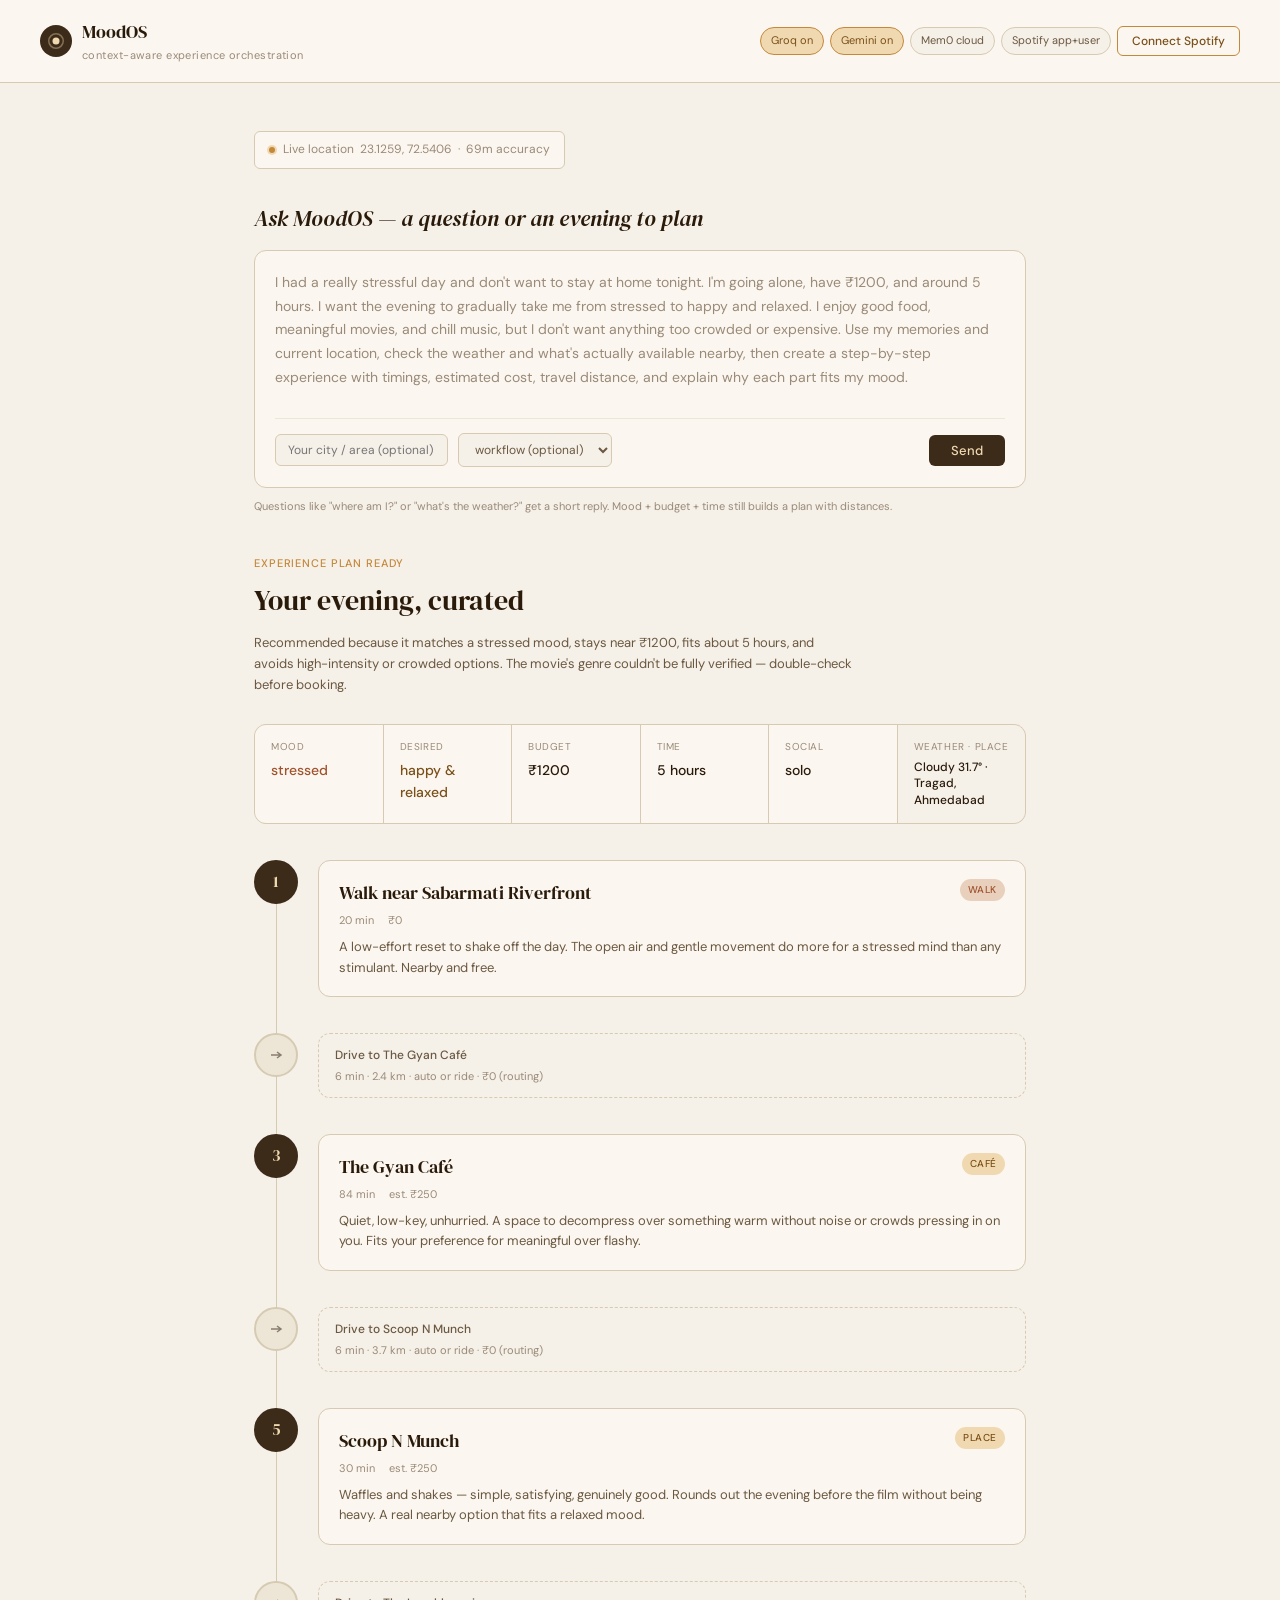
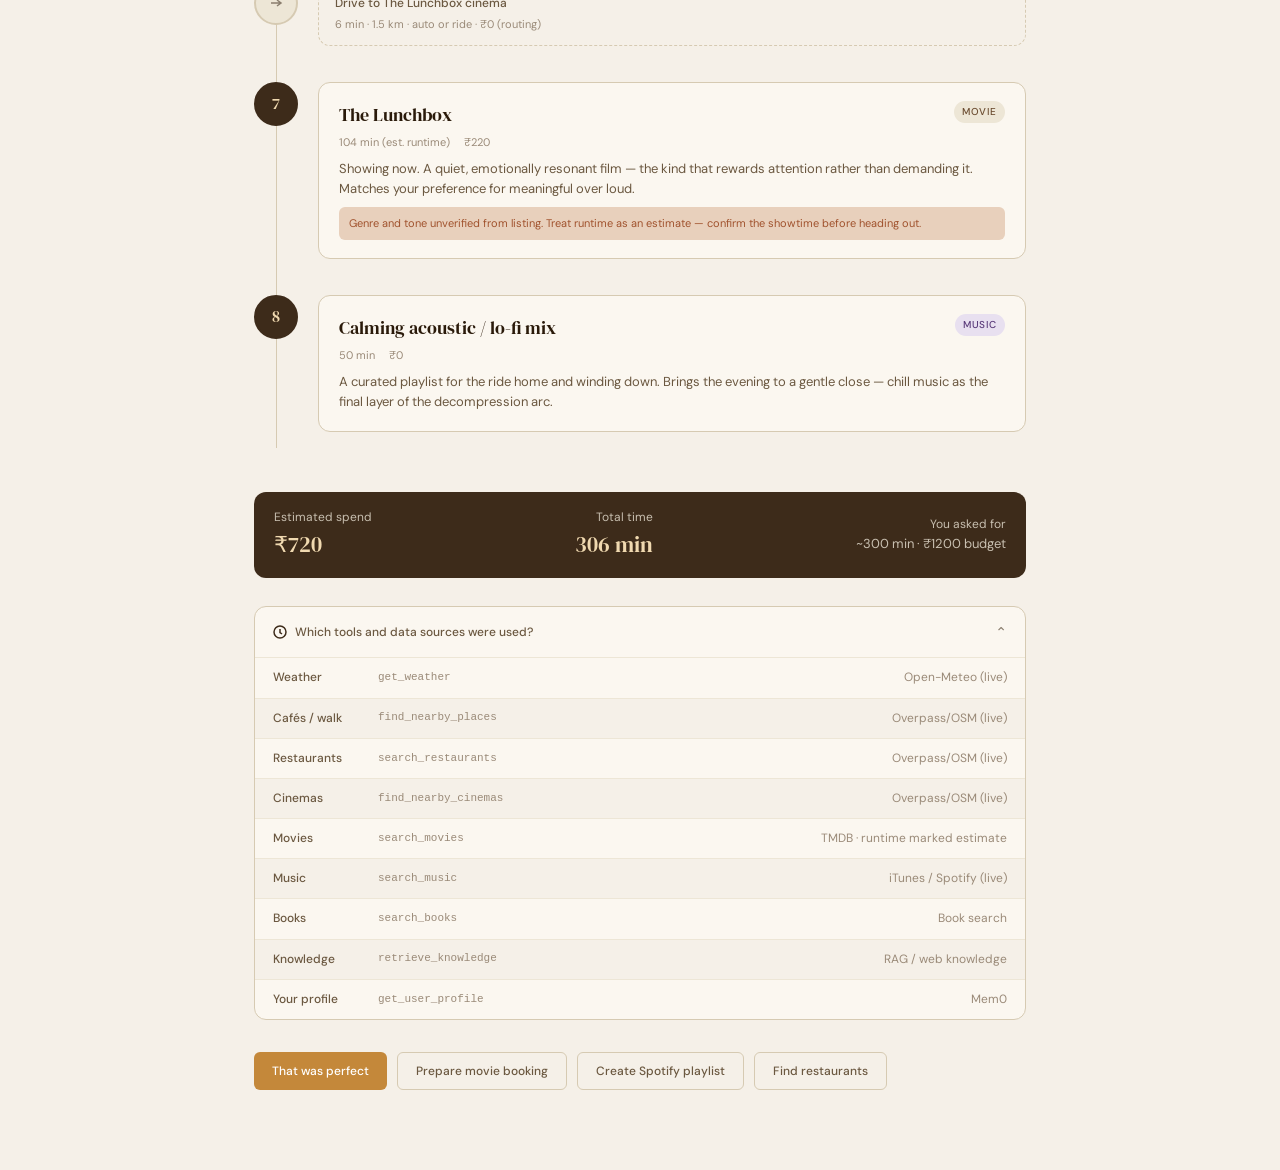
<file: frontend template/moodOS_premium.html>
<!DOCTYPE html>
<html lang="en">
<head>
<meta charset="UTF-8">
<meta name="viewport" content="width=device-width, initial-scale=1.0">
<title>MoodOS — experience orchestration</title>
<link rel="preconnect" href="https://fonts.googleapis.com">
<link rel="preconnect" href="https://fonts.gstatic.com" crossorigin>
<link href="https://fonts.googleapis.com/css2?family=DM+Serif+Display:ital@0;1&family=DM+Sans:wght@300;400;500&display=swap" rel="stylesheet">
<style>
  *, *::before, *::after { box-sizing: border-box; margin: 0; padding: 0; }

  :root {
    --sand:     #F5F0E8;
    --sand-mid: #EDE6D6;
    --sand-deep:#D6CAB2;
    --amber:    #C4883A;
    --amber-lt: #F0D9B0;
    --amber-dk: #7A4F18;
    --terr:     #A0522D;
    --terr-lt:  #E8D0BC;
    --bark:     #3D2B1A;
    --bark-mid: #6B4C30;
    --stone:    #8A7E6E;
    --stone-lt: #C8BFB0;
    --cream:    #FBF7F0;
    --white:    #FFFFFF;
    --text-h:   #2A1A0A;
    --text-b:   #3D2B1A;
    --text-s:   #6B5840;
    --text-m:   #9A8A78;
    --radius-sm: 6px;
    --radius-md: 12px;
    --radius-lg: 20px;
  }

  body {
    font-family: 'DM Sans', system-ui, sans-serif;
    background: var(--sand);
    color: var(--text-b);
    min-height: 100vh;
    line-height: 1.6;
  }

  /* NAV */
  nav {
    display: flex;
    align-items: center;
    justify-content: space-between;
    padding: 18px 40px;
    background: var(--cream);
    border-bottom: 1px solid var(--sand-deep);
  }
  .nav-brand { display: flex; align-items: center; gap: 10px; }
  .nav-logo {
    width: 32px; height: 32px;
    background: var(--bark);
    border-radius: 50%;
    display: flex; align-items: center; justify-content: center;
  }
  .nav-logo svg { width: 16px; height: 16px; fill: var(--amber-lt); }
  .nav-title { font-family: 'DM Serif Display', serif; font-size: 18px; color: var(--text-h); }
  .nav-sub { font-size: 11px; color: var(--text-m); letter-spacing: 0.04em; }
  .nav-chips { display: flex; gap: 6px; align-items: center; }
  .chip {
    font-size: 11px; padding: 4px 10px;
    border: 1px solid var(--sand-deep);
    border-radius: 20px;
    color: var(--text-s);
    background: var(--sand);
  }
  .chip.on { background: var(--amber-lt); border-color: var(--amber); color: var(--amber-dk); }
  .btn-connect {
    font-size: 12px; padding: 6px 14px;
    border: 1px solid var(--amber);
    border-radius: var(--radius-sm);
    background: transparent;
    color: var(--amber-dk);
    cursor: pointer;
    font-family: 'DM Sans', sans-serif;
    font-weight: 500;
    transition: background 0.15s;
  }
  .btn-connect:hover { background: var(--amber-lt); }

  /* MAIN LAYOUT */
  main { max-width: 820px; margin: 0 auto; padding: 48px 24px 80px; }

  /* LOCATION BAR */
  .location-bar {
    display: flex; align-items: center; gap: 8px;
    font-size: 12px; color: var(--text-m);
    margin-bottom: 32px;
    padding: 8px 14px;
    background: var(--cream);
    border: 1px solid var(--sand-deep);
    border-radius: var(--radius-sm);
    width: fit-content;
  }
  .location-bar svg { width: 12px; height: 12px; fill: var(--amber); flex-shrink: 0; }
  .loc-dot {
    width: 6px; height: 6px; border-radius: 50%;
    background: var(--amber); flex-shrink: 0;
    box-shadow: 0 0 0 2px var(--amber-lt);
  }

  /* INPUT SECTION */
  .input-section { margin-bottom: 40px; }
  .input-label {
    font-family: 'DM Serif Display', serif;
    font-size: 22px; color: var(--text-h);
    margin-bottom: 14px;
    font-style: italic;
  }
  .input-card {
    background: var(--cream);
    border: 1px solid var(--sand-deep);
    border-radius: var(--radius-md);
    padding: 20px;
  }
  .input-card textarea {
    width: 100%; border: none; outline: none;
    background: transparent;
    font-family: 'DM Sans', sans-serif;
    font-size: 14px; color: var(--text-b);
    line-height: 1.7; resize: none;
    min-height: 130px;
  }
  .input-card textarea::placeholder { color: var(--text-m); }
  .input-footer {
    display: flex; align-items: center; gap: 10px;
    border-top: 1px solid var(--sand-mid);
    padding-top: 14px; margin-top: 10px;
    flex-wrap: wrap;
  }
  .input-field {
    font-size: 12px; padding: 7px 12px;
    border: 1px solid var(--sand-deep);
    border-radius: var(--radius-sm);
    background: var(--sand); color: var(--text-s);
    font-family: 'DM Sans', sans-serif;
    outline: none; min-width: 160px;
  }
  .input-field:focus { border-color: var(--amber); }
  .select-field {
    font-size: 12px; padding: 7px 12px;
    border: 1px solid var(--sand-deep);
    border-radius: var(--radius-sm);
    background: var(--sand); color: var(--text-s);
    font-family: 'DM Sans', sans-serif;
    outline: none; cursor: pointer;
  }
  .btn-send {
    font-size: 13px; font-weight: 500;
    padding: 7px 22px;
    border: none;
    border-radius: var(--radius-sm);
    background: var(--bark);
    color: var(--amber-lt);
    font-family: 'DM Sans', sans-serif;
    cursor: pointer;
    transition: background 0.15s;
    margin-left: auto;
  }
  .btn-send:hover { background: var(--bark-mid); }
  .input-hint {
    font-size: 11px; color: var(--text-m);
    margin-top: 10px; line-height: 1.5;
  }

  /* EXPERIENCE BUNDLE */
  .bundle-header {
    margin-bottom: 28px;
  }
  .bundle-eyebrow {
    font-size: 11px; letter-spacing: 0.08em;
    color: var(--amber); text-transform: uppercase;
    font-weight: 500; margin-bottom: 6px;
  }
  .bundle-title {
    font-family: 'DM Serif Display', serif;
    font-size: 28px; color: var(--text-h);
    margin-bottom: 10px;
  }
  .bundle-desc {
    font-size: 13px; color: var(--text-s);
    line-height: 1.6; max-width: 600px;
  }

  /* META GRID */
  .meta-grid {
    display: grid;
    grid-template-columns: repeat(6, 1fr);
    gap: 1px;
    background: var(--sand-deep);
    border: 1px solid var(--sand-deep);
    border-radius: var(--radius-md);
    overflow: hidden;
    margin-bottom: 36px;
  }
  .meta-cell {
    background: var(--cream);
    padding: 14px 16px;
  }
  .meta-cell:last-child { background: var(--sand); }
  .meta-label { font-size: 10px; color: var(--text-m); letter-spacing: 0.06em; text-transform: uppercase; margin-bottom: 4px; }
  .meta-value { font-size: 14px; color: var(--text-h); font-weight: 500; }
  .meta-value.mood { color: var(--terr); }
  .meta-value.desired { color: var(--amber-dk); }
  .meta-value.place { font-size: 12px; line-height: 1.4; }

  /* TIMELINE */
  .timeline { position: relative; }
  .timeline::before {
    content: '';
    position: absolute;
    left: 22px; top: 12px; bottom: 12px;
    width: 1px;
    background: var(--sand-deep);
  }

  .t-item { display: flex; gap: 20px; margin-bottom: 8px; position: relative; }
  .t-item:last-child { margin-bottom: 0; }

  .t-node {
    flex-shrink: 0;
    width: 44px; height: 44px;
    border-radius: 50%;
    display: flex; align-items: center; justify-content: center;
    font-family: 'DM Serif Display', serif;
    font-size: 16px; font-weight: 400;
    position: relative; z-index: 1;
    border: 2px solid var(--sand-deep);
    background: var(--cream);
    color: var(--text-h);
  }
  .t-node.activity { background: var(--bark); color: var(--amber-lt); border-color: var(--bark); }
  .t-node.travel { background: var(--sand-mid); color: var(--stone); border-color: var(--sand-deep); width: 44px; height: 44px; }

  .t-body { flex: 1; padding-bottom: 28px; }
  .t-card {
    background: var(--cream);
    border: 1px solid var(--sand-deep);
    border-radius: var(--radius-md);
    padding: 18px 20px;
  }
  .t-card.travel-card {
    background: var(--sand);
    border-style: dashed;
    padding: 12px 16px;
  }
  .t-card-head {
    display: flex; justify-content: space-between;
    align-items: flex-start; margin-bottom: 8px;
  }
  .t-type-badge {
    font-size: 10px; letter-spacing: 0.06em; text-transform: uppercase;
    padding: 3px 8px; border-radius: 20px;
    background: var(--sand-mid); color: var(--stone);
    font-weight: 500;
  }
  .t-type-badge.walk { background: var(--terr-lt); color: var(--terr); }
  .t-type-badge.cafe { background: var(--amber-lt); color: var(--amber-dk); }
  .t-type-badge.movie { background: var(--sand-mid); color: var(--bark-mid); }
  .t-type-badge.music { background: #E8E0F0; color: #5A3A7A; }
  .t-type-badge.travel { background: transparent; color: var(--stone); }

  .t-meta-row {
    display: flex; gap: 14px; flex-wrap: wrap;
    font-size: 11px; color: var(--text-m);
  }
  .t-meta-row span { display: flex; align-items: center; gap: 4px; }

  .t-title {
    font-family: 'DM Serif Display', serif;
    font-size: 18px; color: var(--text-h);
    margin-bottom: 4px;
  }
  .t-travel-title {
    font-size: 12px; color: var(--text-s); font-weight: 500;
    margin-bottom: 3px;
  }
  .t-desc { font-size: 13px; color: var(--text-s); line-height: 1.55; }
  .t-desc.travel-desc { font-size: 11px; color: var(--text-m); }

  .t-warning {
    font-size: 11px; color: var(--terr);
    margin-top: 8px; padding: 8px 10px;
    background: var(--terr-lt); border-radius: var(--radius-sm);
    line-height: 1.5;
  }

  /* TOTAL BAR */
  .total-bar {
    display: flex; justify-content: space-between; align-items: center;
    padding: 16px 20px;
    background: var(--bark);
    border-radius: var(--radius-md);
    margin: 32px 0 28px;
    color: var(--amber-lt);
  }
  .total-label { font-size: 12px; color: var(--stone-lt); }
  .total-amount { font-family: 'DM Serif Display', serif; font-size: 22px; }
  .total-time { text-align: right; }

  /* TOOLS SECTION */
  .tools-section {
    background: var(--cream);
    border: 1px solid var(--sand-deep);
    border-radius: var(--radius-md);
    overflow: hidden;
    margin-bottom: 32px;
  }
  .tools-header {
    display: flex; align-items: center; gap: 8px;
    padding: 14px 18px;
    border-bottom: 1px solid var(--sand-mid);
    cursor: pointer;
    user-select: none;
  }
  .tools-header-label { font-size: 12px; font-weight: 500; color: var(--text-s); }
  .tools-chevron { margin-left: auto; color: var(--stone); font-size: 14px; transition: transform 0.2s; }
  .tools-table { width: 100%; border-collapse: collapse; }
  .tools-table tr { border-bottom: 1px solid var(--sand-mid); }
  .tools-table tr:last-child { border-bottom: none; }
  .tools-table td { padding: 10px 18px; font-size: 12px; }
  .tools-table td:first-child { color: var(--text-s); font-weight: 500; width: 100px; }
  .tools-table td:nth-child(2) { color: var(--text-m); font-family: monospace; font-size: 11px; width: 180px; }
  .tools-table td:last-child { color: var(--text-m); text-align: right; }
  .tools-row-alt { background: var(--sand); }

  /* ACTION BUTTONS */
  .action-row { display: flex; gap: 10px; flex-wrap: wrap; }
  .btn-action {
    font-size: 12px; font-weight: 500;
    padding: 10px 18px;
    border-radius: var(--radius-sm);
    cursor: pointer;
    font-family: 'DM Sans', sans-serif;
    transition: all 0.15s;
  }
  .btn-primary-action {
    background: var(--amber);
    color: var(--white);
    border: none;
  }
  .btn-primary-action:hover { background: var(--amber-dk); }
  .btn-secondary-action {
    background: transparent;
    color: var(--text-s);
    border: 1px solid var(--sand-deep);
  }
  .btn-secondary-action:hover { background: var(--sand-mid); }

  /* DIVIDER */
  hr { border: none; border-top: 1px solid var(--sand-deep); margin: 32px 0; }
</style>
</head>
<body>

<nav>
  <div class="nav-brand">
    <div class="nav-logo">
      <svg viewBox="0 0 16 16"><circle cx="8" cy="8" r="3.5"/><path d="M8 1.5a6.5 6.5 0 100 13 6.5 6.5 0 000-13zm0-1.5a8 8 0 110 16A8 8 0 018 0z" opacity=".4"/></svg>
    </div>
    <div>
      <div class="nav-title">MoodOS</div>
      <div class="nav-sub">context-aware experience orchestration</div>
    </div>
  </div>
  <div class="nav-chips">
    <span class="chip on">Groq on</span>
    <span class="chip on">Gemini on</span>
    <span class="chip">Mem0 cloud</span>
    <span class="chip">Spotify app+user</span>
    <button class="btn-connect">Connect Spotify</button>
  </div>
</nav>

<main>

  <!-- Location -->
  <div class="location-bar">
    <div class="loc-dot"></div>
    Live location &nbsp;23.1259, 72.5406 &nbsp;·&nbsp; 69m accuracy
  </div>

  <!-- Input -->
  <div class="input-section">
    <div class="input-label">Ask MoodOS — a question or an evening to plan</div>
    <div class="input-card">
      <textarea placeholder="I had a really stressful day and don't want to stay at home tonight. I'm going alone, have ₹1200, and around 5 hours. I want the evening to gradually take me from stressed to happy and relaxed. I enjoy good food, meaningful movies, and chill music, but I don't want anything too crowded or expensive. Use my memories and current location, check the weather and what's actually available nearby, then create a step-by-step experience with timings, estimated cost, travel distance, and explain why each part fits my mood."></textarea>
      <div class="input-footer">
        <input class="input-field" type="text" placeholder="Your city / area (optional)">
        <select class="select-field">
          <option>workflow (optional)</option>
          <option>solo evening</option>
          <option>date night</option>
          <option>group outing</option>
        </select>
        <button class="btn-send">Send</button>
      </div>
    </div>
    <div class="input-hint">Questions like "where am I?" or "what's the weather?" get a short reply. Mood + budget + time still builds a plan with distances.</div>
  </div>

  <!-- Bundle header -->
  <div class="bundle-header">
    <div class="bundle-eyebrow">Experience plan ready</div>
    <div class="bundle-title">Your evening, curated</div>
    <div class="bundle-desc">Recommended because it matches a stressed mood, stays near ₹1200, fits about 5 hours, and avoids high-intensity or crowded options. The movie's genre couldn't be fully verified — double-check before booking.</div>
  </div>

  <!-- Meta grid -->
  <div class="meta-grid">
    <div class="meta-cell">
      <div class="meta-label">Mood</div>
      <div class="meta-value mood">stressed</div>
    </div>
    <div class="meta-cell">
      <div class="meta-label">Desired</div>
      <div class="meta-value desired">happy &amp; relaxed</div>
    </div>
    <div class="meta-cell">
      <div class="meta-label">Budget</div>
      <div class="meta-value">₹1200</div>
    </div>
    <div class="meta-cell">
      <div class="meta-label">Time</div>
      <div class="meta-value">5 hours</div>
    </div>
    <div class="meta-cell">
      <div class="meta-label">Social</div>
      <div class="meta-value">solo</div>
    </div>
    <div class="meta-cell">
      <div class="meta-label">Weather · Place</div>
      <div class="meta-value place">Cloudy 31.7° · Tragad, Ahmedabad</div>
    </div>
  </div>

  <!-- Timeline -->
  <div class="timeline">

    <!-- Step 1 -->
    <div class="t-item">
      <div class="t-node activity">1</div>
      <div class="t-body">
        <div class="t-card">
          <div class="t-card-head">
            <div>
              <div class="t-title">Walk near Sabarmati Riverfront</div>
              <div class="t-meta-row">
                <span>20 min</span>
                <span>₹0</span>
              </div>
            </div>
            <div class="t-type-badge walk">walk</div>
          </div>
          <div class="t-desc">A low-effort reset to shake off the day. The open air and gentle movement do more for a stressed mind than any stimulant. Nearby and free.</div>
        </div>
      </div>
    </div>

    <!-- Travel 1→3 -->
    <div class="t-item">
      <div class="t-node travel">
        <svg width="16" height="16" viewBox="0 0 16 16" fill="none" stroke="currentColor" stroke-width="1.5"><path d="M3 8h10M9 5l4 3-4 3"/></svg>
      </div>
      <div class="t-body">
        <div class="t-card travel-card">
          <div class="t-travel-title">Drive to The Gyan Café</div>
          <div class="t-desc travel-desc">6 min · 2.4 km · auto or ride · ₹0 (routing)</div>
        </div>
      </div>
    </div>

    <!-- Step 3 -->
    <div class="t-item">
      <div class="t-node activity">3</div>
      <div class="t-body">
        <div class="t-card">
          <div class="t-card-head">
            <div>
              <div class="t-title">The Gyan Café</div>
              <div class="t-meta-row">
                <span>84 min</span>
                <span>est. ₹250</span>
              </div>
            </div>
            <div class="t-type-badge cafe">café</div>
          </div>
          <div class="t-desc">Quiet, low-key, unhurried. A space to decompress over something warm without noise or crowds pressing in on you. Fits your preference for meaningful over flashy.</div>
        </div>
      </div>
    </div>

    <!-- Travel 3→5 -->
    <div class="t-item">
      <div class="t-node travel">
        <svg width="16" height="16" viewBox="0 0 16 16" fill="none" stroke="currentColor" stroke-width="1.5"><path d="M3 8h10M9 5l4 3-4 3"/></svg>
      </div>
      <div class="t-body">
        <div class="t-card travel-card">
          <div class="t-travel-title">Drive to Scoop N Munch</div>
          <div class="t-desc travel-desc">6 min · 3.7 km · auto or ride · ₹0 (routing)</div>
        </div>
      </div>
    </div>

    <!-- Step 5 -->
    <div class="t-item">
      <div class="t-node activity">5</div>
      <div class="t-body">
        <div class="t-card">
          <div class="t-card-head">
            <div>
              <div class="t-title">Scoop N Munch</div>
              <div class="t-meta-row">
                <span>30 min</span>
                <span>est. ₹250</span>
              </div>
            </div>
            <div class="t-type-badge cafe">place</div>
          </div>
          <div class="t-desc">Waffles and shakes — simple, satisfying, genuinely good. Rounds out the evening before the film without being heavy. A real nearby option that fits a relaxed mood.</div>
        </div>
      </div>
    </div>

    <!-- Travel 5→7 -->
    <div class="t-item">
      <div class="t-node travel">
        <svg width="16" height="16" viewBox="0 0 16 16" fill="none" stroke="currentColor" stroke-width="1.5"><path d="M3 8h10M9 5l4 3-4 3"/></svg>
      </div>
      <div class="t-body">
        <div class="t-card travel-card">
          <div class="t-travel-title">Drive to The Lunchbox cinema</div>
          <div class="t-desc travel-desc">6 min · 1.5 km · auto or ride · ₹0 (routing)</div>
        </div>
      </div>
    </div>

    <!-- Step 7 -->
    <div class="t-item">
      <div class="t-node activity">7</div>
      <div class="t-body">
        <div class="t-card">
          <div class="t-card-head">
            <div>
              <div class="t-title">The Lunchbox</div>
              <div class="t-meta-row">
                <span>104 min (est. runtime)</span>
                <span>₹220</span>
              </div>
            </div>
            <div class="t-type-badge movie">movie</div>
          </div>
          <div class="t-desc">Showing now. A quiet, emotionally resonant film — the kind that rewards attention rather than demanding it. Matches your preference for meaningful over loud.</div>
          <div class="t-warning">Genre and tone unverified from listing. Treat runtime as an estimate — confirm the showtime before heading out.</div>
        </div>
      </div>
    </div>

    <!-- Step 8 -->
    <div class="t-item">
      <div class="t-node activity">8</div>
      <div class="t-body">
        <div class="t-card">
          <div class="t-card-head">
            <div>
              <div class="t-title">Calming acoustic / lo-fi mix</div>
              <div class="t-meta-row">
                <span>50 min</span>
                <span>₹0</span>
              </div>
            </div>
            <div class="t-type-badge music">music</div>
          </div>
          <div class="t-desc">A curated playlist for the ride home and winding down. Brings the evening to a gentle close — chill music as the final layer of the decompression arc.</div>
        </div>
      </div>
    </div>

  </div>

  <!-- Total -->
  <div class="total-bar">
    <div>
      <div class="total-label">Estimated spend</div>
      <div class="total-amount">₹720</div>
    </div>
    <div class="total-time">
      <div class="total-label">Total time</div>
      <div class="total-amount">306 min</div>
    </div>
    <div style="text-align:right">
      <div class="total-label">You asked for</div>
      <div style="font-size:13px; color: var(--stone-lt);">~300 min · ₹1200 budget</div>
    </div>
  </div>

  <!-- Tools -->
  <div class="tools-section">
    <div class="tools-header" onclick="this.nextElementSibling.style.display = this.nextElementSibling.style.display==='none'?'block':'none'">
      <svg width="14" height="14" viewBox="0 0 14 14" fill="none" stroke="currentColor" stroke-width="1.5"><circle cx="7" cy="7" r="6"/><path d="M7 4v3.5l2 1.5"/></svg>
      <span class="tools-header-label">Which tools and data sources were used?</span>
      <span class="tools-chevron">&#x2303;</span>
    </div>
    <div>
      <table class="tools-table">
        <tr><td>Weather</td><td>get_weather</td><td>Open-Meteo (live)</td></tr>
        <tr class="tools-row-alt"><td>Cafés / walk</td><td>find_nearby_places</td><td>Overpass/OSM (live)</td></tr>
        <tr><td>Restaurants</td><td>search_restaurants</td><td>Overpass/OSM (live)</td></tr>
        <tr class="tools-row-alt"><td>Cinemas</td><td>find_nearby_cinemas</td><td>Overpass/OSM (live)</td></tr>
        <tr><td>Movies</td><td>search_movies</td><td>TMDB · runtime marked estimate</td></tr>
        <tr class="tools-row-alt"><td>Music</td><td>search_music</td><td>iTunes / Spotify (live)</td></tr>
        <tr><td>Books</td><td>search_books</td><td>Book search</td></tr>
        <tr class="tools-row-alt"><td>Knowledge</td><td>retrieve_knowledge</td><td>RAG / web knowledge</td></tr>
        <tr><td>Your profile</td><td>get_user_profile</td><td>Mem0</td></tr>
      </table>
    </div>
  </div>

  <!-- Actions -->
  <div class="action-row">
    <button class="btn-action btn-primary-action">That was perfect</button>
    <button class="btn-action btn-secondary-action">Prepare movie booking</button>
    <button class="btn-action btn-secondary-action">Create Spotify playlist</button>
    <button class="btn-action btn-secondary-action">Find restaurants</button>
  </div>

</main>
</body>
</html>
</file>
